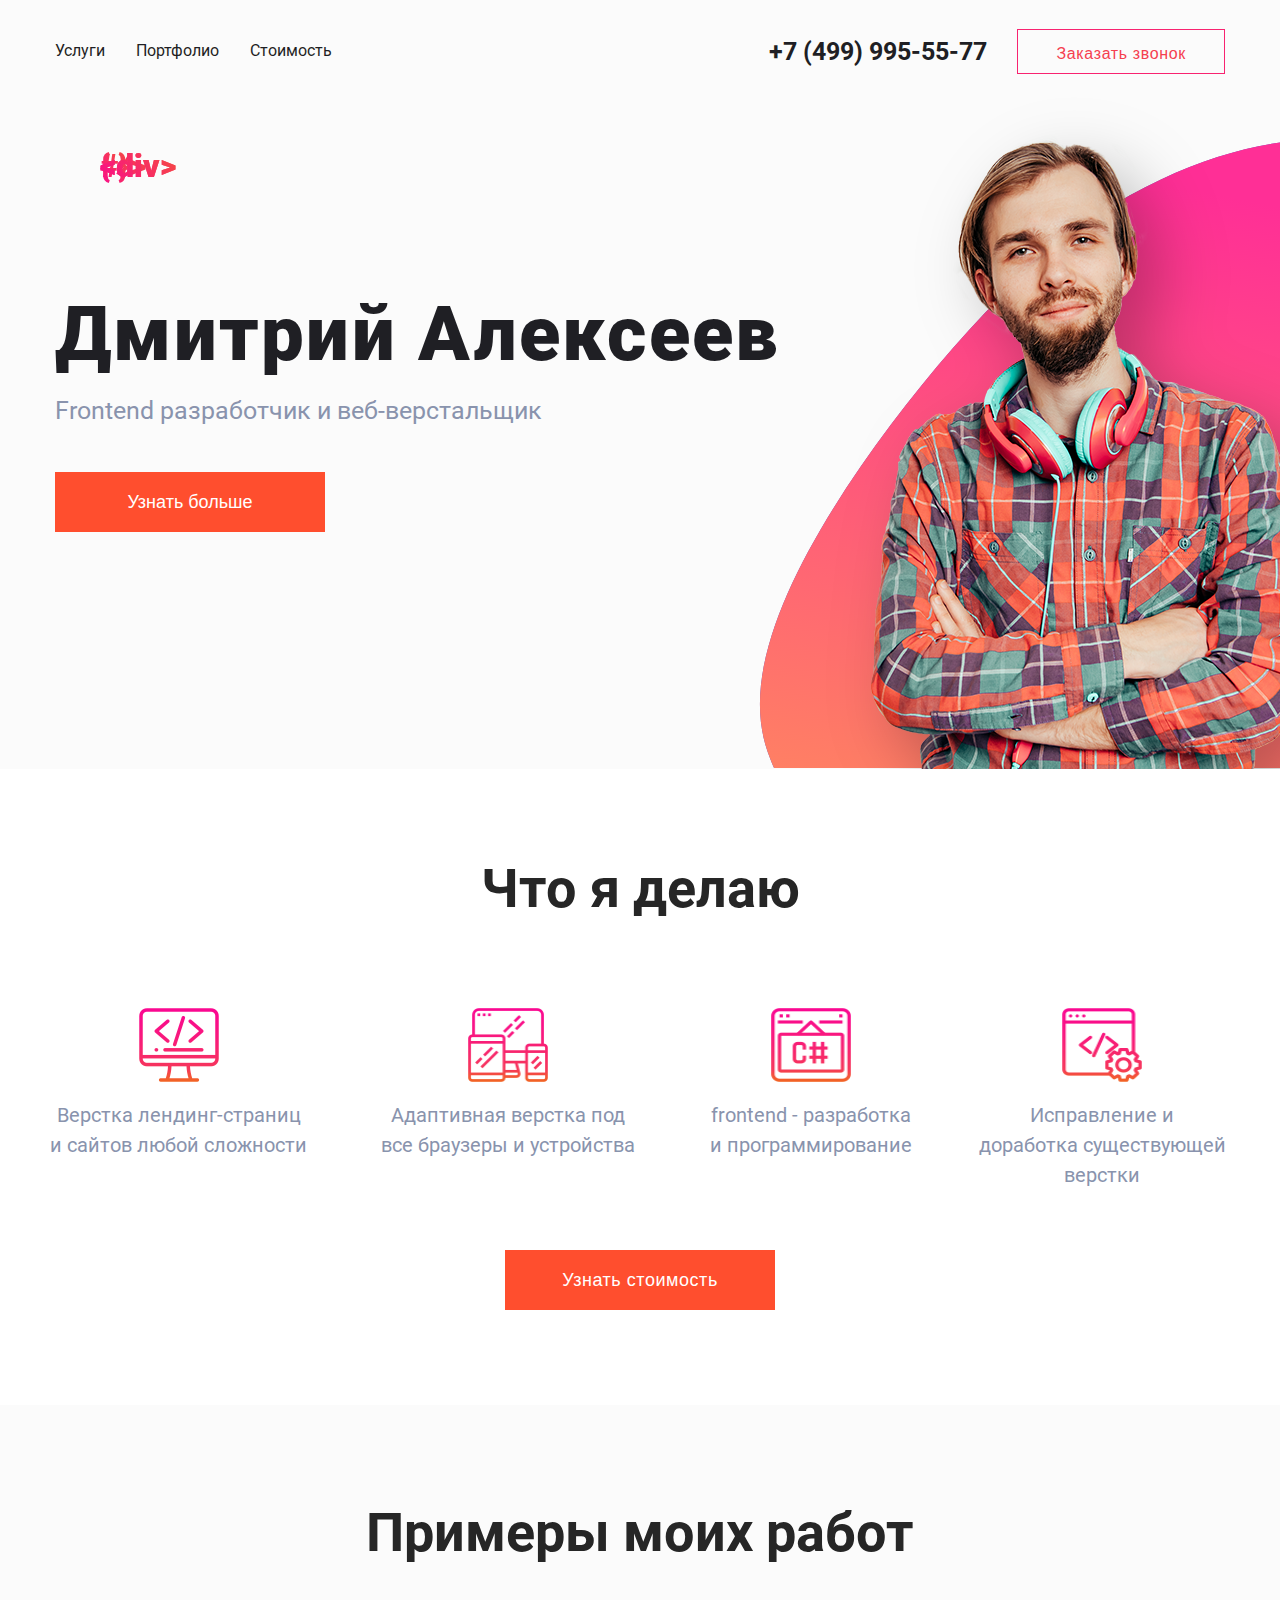
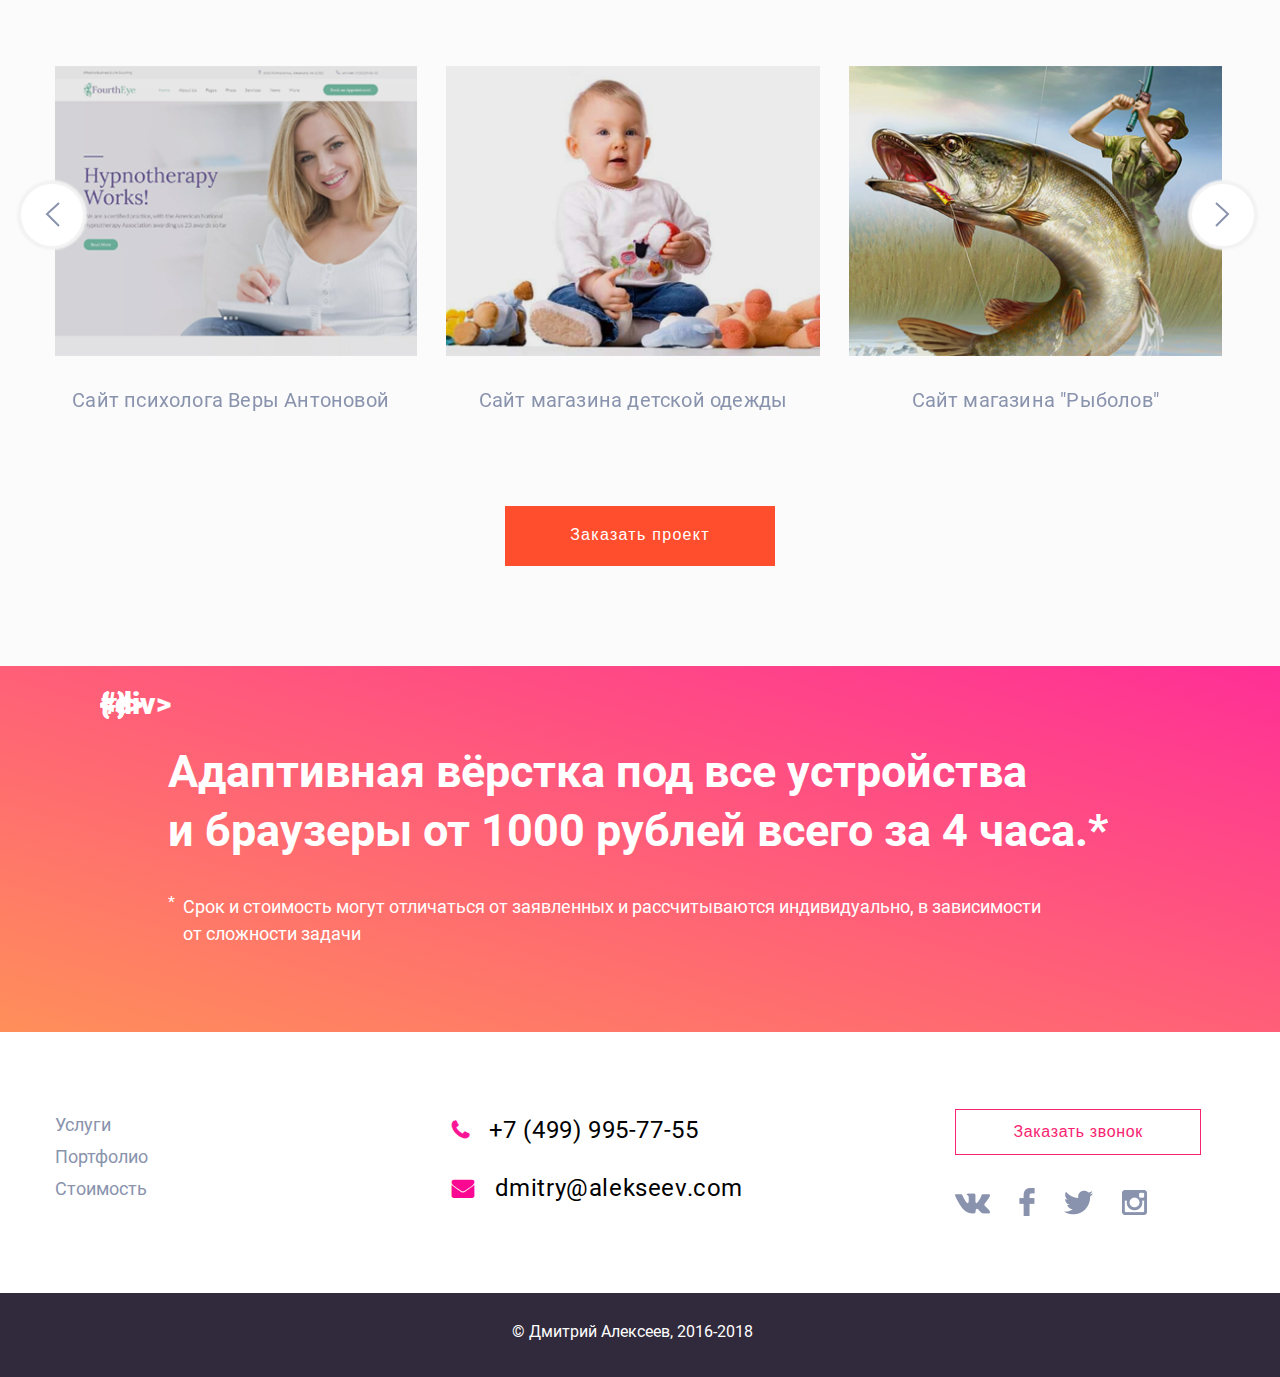
<file: index.html>
<!DOCTYPE html>
<html lang="ru">

<head>
  <meta charset="utf-8">
  <meta name="viewport" content="width=device-width, initial-scale=1">

  <title>Сайт диплом</title>

  <script src="libs/jquery-3.4.0.min.js"></script>
  <link rel="stylesheet" href="libs/swiper.min.css">

  <link rel="stylesheet" href="libs/font-awesome.min.css">
  <!--<link href="https://stackpath.bootstrapcdn.com/font-awesome/4.7.0/css/font-awesome.min.css" rel="stylesheet"
    integrity="sha384-wvfXpqpZZVQGK6TAh5PVlGOfQNHSoD2xbE+QkPxCAFlNEevoEH3Sl0sibVcOQVnN" crossorigin="anonymous">-->

  <link rel="stylesheet" type="text/css" href="css/style.css">
  <script src="libs/swiper.min.js"></script>
  <script src="libs/jquery.validate.min.js"></script>
  <script src="libs/inert.js"></script>

  <script src="js/main.js" defer></script>
  <script src="js/modalphone.js" defer></script>

  <script src="libs/jquery.inputmask.min.js"></script>
</head>

<body>

  <header class="header-line">
    <div class="fixed-container header-line__div">
      <nav class="header-line__nav">
        <div class="header-line__burger_bar header-line__burger_bar-1"></div>
        <div class="header-line__burger_bar header-line__burger_bar-2"></div>
        <div class="header-line__burger_bar header-line__burger_bar-3"></div>
        <ul class="header-line__nav-list">
          <li><a href="#deal-block">Услуги</a></li>
          <li><a href="#examples-block">Портфолио</a></li>
          <li><a href="#price-block">Стоимость</a></li>
        </ul>
      </nav>
      <div class="header-line__phonebox">
        <a class="header-line__phone" href="tel:+74999955555">
          <span class="header-line__phone_num">+7 (499) 995-55-77</span>
        </a>
        <button class="telbook-call header-line__phone_button call-button" name="book-call">Заказать звонок</button>
        <div class="header-line__phone_sign call-button">
          <i class="fa fa-phone fa-fw" aria-hidden="true"></i>
        </div>
      </div>
    </div>
  </header>

  <main>

    <section class="central-container__personal">
      <div class="fixed-container central-container__personal_order central-container__personal_win">
        <div class="central-image">
          <svg class="svg-1930" xmlns="http://www.w3.org/2000/svg" xmlns:xlink="http://www.w3.org/1999/xlink" width="920px" height="660px" viewBox="-25 20 905 550">
            <defs>
              <linearGradient id="PSgrad_0" x1="0%" x2="22.495%" y1="97.437%" y2="0%">
                <stop offset="0%" stop-color="rgb(255,143,90)" stop-opacity="1" />
                <stop offset="99%" stop-color="rgb(255,47,150)" stop-opacity="1" />
              </linearGradient>
            </defs>
            <path fill-rule="evenodd" fill="rgb(96, 85, 196)"
                  d="M395.520,40.407 C502.261,-10.049 602.994,-10.204 687.212,27.671 C771.647,65.238 839.568,140.836 885.703,234.785 C929.973,329.669 929.926,431.584 893.771,514.027 C857.115,597.700 796.105,660.782 712.966,705.804 C668.936,728.473 622.654,744.002 563.818,753.535 C505.757,762.929 435.142,766.325 360.325,761.479 C211.851,752.158 45.449,708.398 10.358,609.690 C-9.529,560.677 2.954,504.492 27.679,447.950 C52.809,391.326 90.181,334.346 129.419,281.835 C169.063,229.242 210.573,181.118 253.309,140.306 C296.450,99.410 340.817,65.827 395.520,40.407 L395.520,40.407 Z" />
            <path fill="url(#PSgrad_0)"
                  d="M395.520,40.407 C502.261,-10.049 602.994,-10.204 687.212,27.671 C771.647,65.238 839.568,140.836 885.703,234.785 C929.973,329.669 929.926,431.584 893.771,514.027 C857.115,597.700 796.105,660.782 712.966,705.804 C668.936,728.473 622.654,744.002 563.818,753.535 C505.757,762.929 435.142,766.325 360.325,761.479 C211.851,752.158 45.449,708.398 10.358,609.690 C-9.529,560.677 2.954,504.492 27.679,447.950 C52.809,391.326 90.181,334.346 129.419,281.835 C169.063,229.242 210.573,181.118 253.309,140.306 C296.450,99.410 340.817,65.827 395.520,40.407 L395.520,40.407 Z" />
          </svg>

          <svg class="svg-1024" xmlns="http://www.w3.org/2000/svg" xmlns:xlink="http://www.w3.org/1999/xlink" width="878px" height="650px" viewBox="-5 0 860 410">
            <defs>
              <linearGradient id="PSgrad_1" x1="0%" x2="92.495%" y1="97.437%" y2="0%">
                <stop offset="0%" stop-color="rgb(255,143,90)" stop-opacity="1" />
                <stop offset="99%" stop-color="rgb(255,47,150)" stop-opacity="1" />
              </linearGradient>
            </defs>
            <path fill-rule="evenodd" fill="rgb(96, 85, 196)"
                  d="M394.819,32.771 C501.505,-8.891 602.187,-9.019 686.362,22.255 C770.754,53.275 838.641,115.698 884.752,193.274 C928.999,271.621 928.952,355.775 892.815,423.850 C856.178,492.940 795.199,545.029 712.103,582.204 C668.095,600.922 621.837,613.746 563.031,621.617 C505.000,629.373 434.420,632.178 359.641,628.177 C211.243,620.480 44.927,584.346 9.853,502.841 C-10.023,462.369 2.453,415.976 27.165,369.289 C52.282,322.533 89.635,275.483 128.853,232.124 C168.477,188.696 209.966,148.959 252.680,115.260 C295.800,81.492 340.143,53.761 394.819,32.771 L394.819,32.771 Z" />
            <path fill="url(#PSgrad_1)"
                  d="M394.819,32.771 C501.505,-8.891 602.187,-9.019 686.362,22.255 C770.754,53.275 838.641,115.698 884.752,193.274 C928.999,271.621 928.952,355.775 892.815,423.850 C856.178,492.940 795.199,545.029 712.103,582.204 C668.095,600.922 621.837,613.746 563.031,621.617 C505.000,629.373 434.420,632.178 359.641,628.177 C211.243,620.480 44.927,584.346 9.853,502.841 C-10.023,462.369 2.453,415.976 27.165,369.289 C52.282,322.533 89.635,275.483 128.853,232.124 C168.477,188.696 209.966,148.959 252.680,115.260 C295.800,81.492 340.143,53.761 394.819,32.771 L394.819,32.771 Z" />
          </svg>

          <svg class="svg-320" xmlns="http://www.w3.org/2000/svg" xmlns:xlink="http://www.w3.org/1999/xlink" width="670px" height="380px"
               viewBox="-8 -30 600 245">
            <defs>
              <linearGradient id="PSgrad_2" x1="0%" x2="22.495%" y1="97.437%" y2="0%">
                <stop offset="0%" stop-color="rgb(255,143,90)" stop-opacity="1" />
                <stop offset="99%" stop-color="rgb(255,47,150)" stop-opacity="1" />
              </linearGradient>
            </defs>
            <path fill-rule="evenodd" fill="rgb(96, 85, 196)"
                  d="M201.920,21.253 C256.483,-4.540 307.974,-4.620 351.023,14.742 C394.183,33.947 428.902,72.593 452.485,120.621 C475.114,169.126 475.090,221.226 456.609,263.372 C437.871,306.146 406.685,338.394 364.188,361.409 C341.681,372.998 318.023,380.937 287.948,385.810 C258.270,390.612 222.173,392.348 183.930,389.871 C108.035,385.106 22.977,362.735 5.039,312.275 C-5.126,287.219 1.255,258.497 13.893,229.592 C26.738,200.646 45.842,171.517 65.899,144.673 C86.163,117.787 107.382,93.186 129.227,72.322 C151.279,51.416 173.958,34.248 201.920,21.253 L201.920,21.253 Z" />
            <path fill="url(#PSgrad_2)"
                  d="M201.920,21.253 C256.483,-4.540 307.974,-4.620 351.023,14.742 C394.183,33.947 428.902,72.593 452.485,120.621 C475.114,169.126 475.090,221.226 456.609,263.372 C437.871,306.146 406.685,338.394 364.188,361.409 C341.681,372.998 318.023,380.937 287.948,385.810 C258.270,390.612 222.173,392.348 183.930,389.871 C108.035,385.106 22.977,362.735 5.039,312.275 C-5.126,287.219 1.255,258.497 13.893,229.592 C26.738,200.646 45.842,171.517 65.899,144.673 C86.163,117.787 107.382,93.186 129.227,72.322 C151.279,51.416 173.958,34.248 201.920,21.253 L201.920,21.253 Z" />
          </svg>

        </div>
        <div class="central-container__personal_leftcol">
          <h1 class="central-container__personal_title">Дмитрий Алексеев</h1>
          <p class="central-container__personal_text">Frontend разработчик и веб-верстальщик</p>
          <button class="press-button central-container__personal_button" name="knowmore-call">Узнать больше</button>
        </div>
        <div class="central-container__personal_rightcol">
          <img src="img/man-shadow.png" class="central-container__personal_shadow" alt="тень от человека">
          <img src="img/man.png" class="central-container__personal_img" alt="изображение автора">
          <img src="img/man-320.png" class="central-container__personal_img-320" alt="изображение автора">
        </div>

      </div>

      <div class="central-container__redtag animated infinite fadeInLeft1">#</div>
      <div class="central-container__redtag animated infinite fadeInLeft2">&#60;&#8260;&#62;</div><!-- </> -->
      <div class="central-container__redtag animated infinite fadeInLeft3">{&#160;}</div><!-- {} -->
      <div class="central-container__redtag animated infinite fadeInLeft4">&#60;div&#62;</div><!-- <div> -->
      <div class="central-container__redtag animated infinite fadeInLeft5">&#60;div&#62;</div><!-- <div> -->

    </section>

    <section class="deal-container">
      <div class="fixed-container" id="deal-block">
        <h2 class="deal-container__anno">Что я делаю</h2>
        <ul class="deal-container__boxes deal-container__boxes-position">
          <li><p>Верстка лендинг-страниц и сайтов любой сложности</p></li>
          <li><p>Адаптивная верстка под все браузеры и устройства</p></li>
          <li><p>frontend - разработка и программирование</p></li>
          <li><p>Исправление и доработка существующей верстки</p></li>
        </ul>
        <button class="press-button deal-container__boxes_button" name="price-call">Узнать стоимость</button>
      </div>
    </section>

    <section class="examples-container">
      <div class="fixed-container examples-container__slides" id="examples-block">
        <h2 class="examples-container__anno">Примеры моих работ</h2>
        <div class="swiper-container">

          <div class="swiper-wrapper">
            <div class="swiper-slide slide-pic">
              <a href="#" class="unit-box" target="_blank">
                <img class="site-pic1" src="img/pic-1.png" alt="мой сайт №1">
                <h3 class="site-title">Сайт психолога Веры Антоновой</h3>
              </a>
            </div>
            <div class="swiper-slide slide-pic">
              <a href="#" class="unit-box" target="_blank">
                <img class="site-pic2" src="img/pic-2.png" alt="мой сайт №2">
                <h3 class="site-title">Сайт магазина детской одежды</h3>
              </a>
            </div>
            <div class="swiper-slide slide-pic">
              <a href="#" class="unit-box" target="_blank">
                <img class="site-pic3" src="img/pic-3.png" alt="мой сайт №3">
                <h3 class="site-title">Сайт магазина "Рыболов"</h3>
              </a>
            </div>
            <div class="swiper-slide slide-pic">
              <a href="#" class="unit-box" target="_blank">
                <img class="site-pic4" src="img/pic-4.png" alt="мой сайт №4">
                <h3 class="site-title">Сайт #4</h3>
              </a>
            </div>
            <div class="swiper-slide slide-pic">
              <a href="#" class="unit-box" target="_blank">
                <img class="site-pic5" src="img/pic-5.png" alt="мой сайт №5">
                <h3 class="site-title">Сайт #5</h3>
              </a>
            </div>
          </div>

          <div class="swiper-pagination swiper-pagination-show"></div>

        </div>

        <div class="swiper-button-next swiper-button-show">
          <svg width="30" height="30">
            <polyline points="8,3 20,14 8,26" stroke="#8993ad" stroke-width="2" fill="none" />
          </svg>
        </div>
        <div class="swiper-button-prev swiper-button-show">
          <svg width="30" height="30">
            <polyline points="22,3 10,14 22,26" stroke="#8993ad" stroke-width="2" fill="none" />
          </svg>
        </div>

        <button class="press-button examples-container__project-button" name="project-call">Заказать проект</button>
      </div>
    </section>

    <section class="price-container" id="price-block">
      <div class="price-container__anno">
        <h2 class="price-container__anno_header">Адаптивная вёрстка под все устройства и&nbsp;браузеры от 1000 рублей всего за&nbsp;4&nbsp;часа.*</h2>
        <div class="price-container__anno_div">
          <span class="price-container__anno_sign">*</span>
          <span class="price-container__anno_sub">Срок и стоимость могут отличаться от&nbsp;заявленных и рассчитываются индивидуально,&nbsp;в&nbsp;зависимости от&nbsp;сложности&nbsp;задачи</span>
        </div>
      </div>

      <div class="central-container__whitetag animated infinite fadeInLeft11">#</div>
      <div class="central-container__whitetag animated infinite fadeInLeft12">&#60;&#8260;&#62;</div><!-- </> -->
      <div class="central-container__whitetag animated infinite fadeInLeft13">{&#160;}</div><!-- {} -->
      <div class="central-container__whitetag animated infinite fadeInLeft14">&#60;div&#62;</div><!-- <div> -->
      <div class="central-container__whitetag animated infinite fadeInLeft15">{&#160;}</div><!-- {} -->
    </section>

  </main>

  <footer>
    <div class="fixed-container footer-container">
        <nav class="footer-line__nav">
          <ul class="footer-line__nav-list">
            <li><a href="#deal-block">Услуги</a></li>
            <li><a href="#examples-block">Портфолио</a></li>
            <li><a href="#price-block">Стоимость</a></li>
          </ul>
        </nav>

      <div class="footer-container__centralblock">
        <a class="footer-container__phonebox" href="tel:+74999955555">
          <i class="fa fa-phone fa-fw" aria-hidden="true"></i>
          <span class="footer-container__phonetext">+7 (499) 995-77-55</span>
        </a>
        <a class="footer-container__mailbox" href="mailto:dmitry@alekseev.com">
          <i class="fa fa-envelope fa-fw" aria-hidden="true"></i>
          <span class="footer-container__mailtext">dmitry@alekseev.com</span>
        </a>
      </div>

      <div class="footer-container__rightblock">
        <button class="telbook-call footer-container__phone_button call-button" name="book-call">Заказать звонок</button>
        <ul class="footer-container__contact-box">
          <li><a href="https://vk.com/feed" target="_blank"></a></li>
          <li><a href="https://www.facebook.com/" target="_blank"></a></li>
          <li><a href="https://twitter.com/?lang=ru" target="_blank"></a></li>
          <li><a href="https://www.instagram.com/?hl=ru" target="_blank"></a></li>
        </ul>
      </div>
    </div>

    <div class="copyright-bar">
      <p>&#169; Дмитрий Алексеев, 2016-2018</p>
    </div>
  </footer>

  <div class="header-line__nav-popupmenu">
    <ul class="header-line__nav-popupmenu-list">
      <li><a href="#deal-block">Услуги</a></li>
      <li><a href="#examples-block">Портфолио</a></li>
      <li><a href="#price-block">Стоимость</a></li>
    </ul>
  </div>

  <div id="modal__phone" class="modal_win">
    <div class="modal__phone_content modal_body">
      <div class="modal__phone_header">
        <div class="modal__phone_close" tabindex="0">
          <div class="modal__phone_close-intA">
            <div class="modal__phone_close-intB"></div>
          </div>
        </div>
        <h2>Заказ звонка</h2>
      </div>
      <div class="modal__phone_body">
        <form class="modal__phone_regform ajax-form" method="POST" name="form_name" enctype="multipart/form-data">
          <input type="hidden" name="form_subject" value="заказать звонок">
          <div class="popup__formbox popup__formbox-greyborder">
            <input class="popup__formbox-input popup__formbox-inputneutral name_box" type="text" name="user_name" required="true">
            <label class="popup__formbox-text popup__formbox-textneutral">Имя:*</label>
          </div>
          <div class="popup__formbox popup__formbox-greyborder">
            <input class="popup__formbox-input popup__formbox-inputneutral surname_box" type="text" name="user_surname" required>
            <label class="popup__formbox-text popup__formbox-textneutral">Фамилия:*</label>
          </div>
          <div class="popup__formbox popup__formbox-greyborder label-style">
            <input class="popup__formbox-input popup__formbox-inputneutral phone_box" type="tel" name="user_tel" required>
            <label class="popup__formbox-text popup__formbox-textneutral">Телефон:*</label>
          </div>
          <div class="popup__formbox popup__formbox-greyborder">
            <input class="popup__formbox-input popup__formbox-inputneutral email_box" type="email" name="user_email" required>
            <label class="popup__formbox-text popup__formbox-textneutral">E-mail:*</label>
          </div>
          <div class="popup__form_bottom">
            <input class="popup__form_check-input" id="popup__form_agree" type="checkbox" checked="true">
            <label for="popup__form_agree" class="popup__form_check-label">Я согласен на
              <span>обработку персональных данных</span>
            </label>
          </div>
          <input class="popup__form_button" name="user_submit" type="submit" value="Отправить">
        </form>
      </div>

      <div class="modal__phone_footer">
        <p>&#169; Дмитрий Алексеев, 2016-2018</p>
      </div>
      <p class="modal__phone_regform-ok"></p>
    </div>
  </div>

  <div id="modal__knowmore" class="modal_win">
    <div class="modal__knowmore_content modal_body">
      <div class="modal__knowmore_header">
        <span class="modal__knowmore_close modal__win_close" tabindex="0">X</span>
        <h2>Что я делаю</h2>
      </div>
      <ul class="modal__knowmore_body">
        <li>Верстка лендинг-страниц и сайтов любой сложности</li>
        <li>Адаптивная верстка под все браузеры и устройства</li>
        <li>frontend - разработка и программирование</li>
        <li>Исправление и доработка существующей верстки</li>
      </ul>
      <div class="modal__knowmore_footer">
        <p>&#169; Дмитрий Алексеев, 2016-2018</p>
      </div>
    </div>
  </div>

  <div id="modal__price" class="modal_win">
    <div class="modal__price_content modal_body">
      <div class="modal__price_header">
        <span class="modal__price_close modal__win_close" tabindex="0">X</span>
        <h2>Стоимость работ</h2>
      </div>
      <div class="modal__price_body">
        <h3>Адаптивная верстка под все устройства и браузеры от 1000 рублей всего за 4 часа.</h3>
        <p>Сроки и стоимость могут отличаться от заявленных и рассчитываются индивидуально в зависимости от сложности задачи.</p>
      </div>
      <div class="modal__price_footer">
        <p>&#169; Дмитрий Алексеев, 2016-2018</p>
      </div>
    </div>
  </div>

  <div id="modal__project" class="modal_win">
    <div class="modal__project_content modal_body">
      <div class="modal__project_header">
        <span class="modal__project_close modal__win_close" tabindex="0">X</span>
        <h2>Заказать проект</h2>
      </div>
      <div class="modal__project_body">

        <form class="modal__project_regform" action="" method="post">
          <input type="hidden" name="project_name" value="project">
          <input type="hidden" name="admin_email" value="andreww1762@gmail.com">
          <input type="hidden" name="form_subject" value="заказать проект">
          <label>Имя:
            <input type="text" name="user_name"  />
          </label>
          <label>Фамилия:
            <input type="text" name="user_surname"  />
          </label>
          <label>Название компании:
            <input type="text" name="user_company"  />
          </label>
          <label>Должность:
            <input type="text" name="user_position"  />
          </label>
          <label class="tel-label">Телефон:
            <input type="tel" name="user_phone"  />
          </label>
          <label>E-mail:
            <input type="email" name="user_email"  />
          </label>
          <label>Название проекта:
            <input type="text" name="user_project"  />
          </label>
          <label>Краткое описание проекта:
            <input type="text" name="user_description"  />
          </label>
          <div class="modal__project_regform-check">
            <input type="checkbox" name="user_personal" checked="true" required />
            <span>Нажимая на кнопку, я даю согласие на обработку персональных данных</span>
          </div>
          <button class="modal__project_regform-button" type="submit" name="user_submit">Отправить</button>
        </form>

        <p class="modal__project_regform-ok">Ваши данные зарегистрированы</p>
      </div>
      <div class="modal__project_footer">
        <p>&#169; Дмитрий Алексеев, 2016-2018</p>
      </div>
    </div>
  </div>

  <!--div class="bg_popup"></div-->

</body>

</html>
</file>
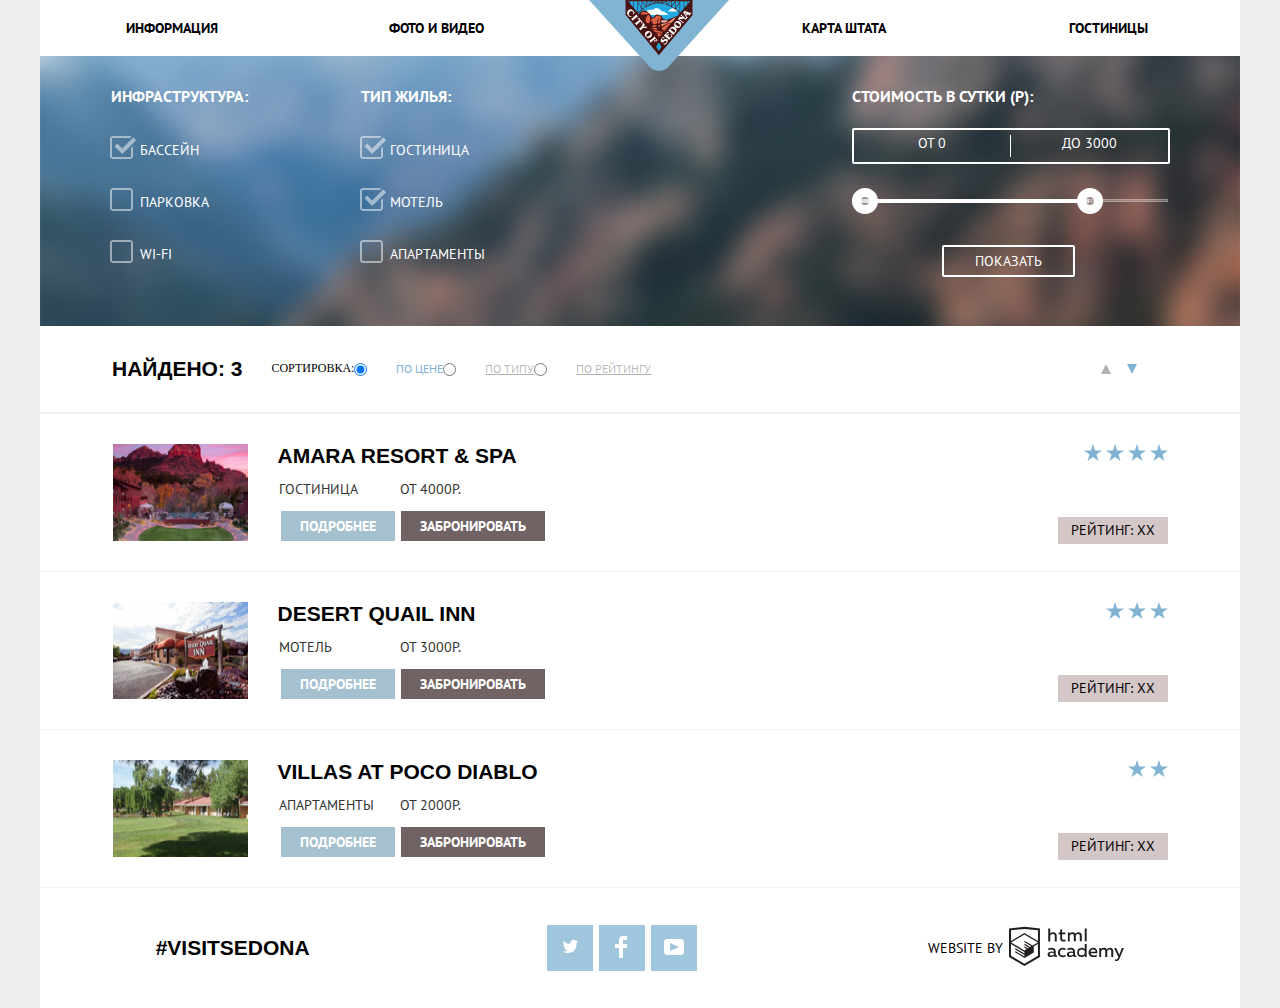
<file: site2/hotels-site2.html>
<!DOCTYPE html>
<html lang="ru">

<head>
  <meta charset="utf-8">
  <title>HTML Academy: проект Седона hotels</title>
  <link href="https://fonts.googleapis.com/css?family=PT+Sans:400,700,700i&amp;subset=cyrillic" rel="stylesheet">
  <link href="css/normalize.css" rel="stylesheet">
  <link href="css/styles-site2.css" rel="stylesheet">
</head>

<body>
  <header class="inner-header">
    <nav class="header-nav">
      <div class="img-logo">
        <a class="img-link" href="sedona-site2.html">
          <img src="img/logo-sedona.svg" width="140" height="71" alt="Логотип Sedona Town">
        </a>
      </div>
      <ul class="site-nav">
        <li>
          <a href="#">информация</a>
        </li>
        <li>
          <a href="#">фото и видео</a>
        </li>
        <li class="nav-pos-offset">
          <a href="#">карта штата</a>
        </li>
        <li>
          <a href="hotels-site2.html">гостиницы</a>
        </li>
      </ul>
    </nav>
  </header>

  <main class="container">
    <h1 class="visually-hidden">Sedona Town</h1>
    <section class="objects-for-interest">
      <h2 class="visually-hidden">выбранные объекты</h2>
      <form class="choice-interest" action="https://echo.htmlacademy.ru" method="post">
        <fieldset class="infrastructure-block">
          <p>инфраструктура:</p>
          <ul class="infrastructure-list">
            <li>
              <label class="checkbox-label" for="waterpool">
                <input class="checkbox-input" type="checkbox" name="waterpool" id="waterpool" checked>
                <span class="checkbox-icon"></span>
                бассейн
              </label>
            </li>
            <li>
              <label class="checkbox-label" for="parking">
                <input class="checkbox-input" type="checkbox" name="parking" id="parking">
                <span class="checkbox-icon"></span>
                парковка
              </label>
            </li>
            <li>
              <label class="checkbox-label" for="wi-fi">
                <input class="checkbox-input" type="checkbox" name="wi-fi" id="wi-fi">
                <span class="checkbox-icon"></span>
                wi-fi
              </label>
            </li>
          </ul>
        </fieldset>

        <fieldset class="dwelling-block">
          <p>тип жилья:</p>
          <ul class="dwelling-list">
            <li>
              <label class="checkbox-label" for="hotel">
                <input class="checkbox-input" type="checkbox" name="hotel" id="hotel" checked>
                <span class="checkbox-icon"></span>
                гостиница
              </label>
            </li>
            <li>
              <label class="checkbox-label" for="motel">
                <input class="checkbox-input" type="checkbox" name="motel" id="motel" checked>
                <span class="checkbox-icon"></span>
                мотель
              </label>
            </li>
            <li>
              <label class="checkbox-label" for="apartments">
                <input class="checkbox-input" type="checkbox" name="apartments" id="apartments">
                <span class="checkbox-icon"></span>
                апартаменты
              </label>
            </li>
          </ul>
        </fieldset>

        <fieldset class="price-block">
          <p>стоимость в сутки (р):</p>
          <div class="price-range-box">
            <p class="price-range-box-left">от 0</p>
            <p class="price-range-box-right">до 3000</p>
          </div>
          <div class="scale-bar-long"></div>
          <div class="scale-bar-short"></div>
          <div class="white-ball left-ball"></div>
          <div class="white-ball right-ball"></div>
          <div class="button-show-box">
            <input type="submit" value="показать">
          </div>
        </fieldset>
      </form>
    </section>

    <section class="hotels-list">
      <form class="hotel-find" action="https://echo.htmlacademy.ru" method="post">
        <div class="hotel-find-block">
          <h3 class="topic-style topic-style-left">найдено: 3</h3>
          <p class="small-text">сортировка:</p>

          <input type="radio" name="sort" id="dwell1" value="price-select" checked>
          <label class="dwell-choice" for="dwell1">по цене</label>
          <input type="radio" name="sort" id="dwell2" value="type-select">
          <label class="dwell-choice" for="dwell2">по типу</label>
          <input type="radio" name="sort" id="dwell3" value="rating-select">
          <label class="dwell-choice" for="dwell3">по рейтингу</label>

          <div class="choice-triang">
            <div class="triang-icon">
              <a class="arrow-up" href="#"></a>
            </div>
            <div class="triang-icon">
              <a class="arrow-down" href="#"></a>
            </div>
          </div>
        </div>
      </form>

      <div class="hotel-stripe first-hotel-stripe">
        <div class="img-box">
          <img src="img/layer-21.jpg" width="135" height="97" alt="amara resort & spa">
        </div>
        <div class="hotel-block">
          <h3 class="hotel-title topic-style topic-style-left">amara resort & spa</h3>
          <p class="hotel-text">гостиница</p>
          <p class="hotel-text hotel-price">от 4000р.</p>
          <a class="actions-box" href="#">подробнее</a>
          <a class="actions-box book-box" href="#">забронировать</a>
        </div>
        <div class="ratings-block">
          <div class="stars-stripe">
            <img src="img/star.svg" width="18" height="17" alt="звездочка">
            <img src="img/star.svg" width="18" height="17" alt="звездочка">
            <img src="img/star.svg" width="18" height="17" alt="звездочка">
            <img src="img/star.svg" width="18" height="17" alt="звездочка">
          </div>
          <div class="rating-box">рейтинг: хх</div>
        </div>
      </div>

      <div class="hotel-stripe">
        <div class="img-box">
          <img src="img/layer-89-copy.jpg" width="135" height="97" alt="desert quail inn">
        </div>
        <div class="hotel-block">
          <h3 class="hotel-title topic-style topic-style-left">desert quail inn</h3>
          <p class="hotel-text">мотель</p>
          <p class="hotel-text hotel-price">от 3000р.</p>
          <a class="actions-box" href="#">подробнее</a>
          <a class="actions-box book-box" href="#">забронировать</a>
        </div>
        <div class="ratings-block">
          <div class="stars-stripe">
            <img src="img/star.svg" width="18" height="17" alt="звездочка">
            <img src="img/star.svg" width="18" height="17" alt="звездочка">
            <img src="img/star.svg" width="18" height="17" alt="звездочка">
          </div>
          <div class="rating-box">рейтинг: хх</div>
        </div>
      </div>

      <div class="hotel-stripe">
        <div class="img-box">
          <img src="img/layer-22.jpg" width="135" height="97" alt="villas at poco diablo">
        </div>
        <div class="hotel-block">
          <h3 class="hotel-title topic-style topic-style-left">villas at poco diablo</h3>
          <p class="hotel-text">апартаменты</p>
          <p class="hotel-text hotel-price">от 2000р.</p>
          <a class="actions-box" href="#">подробнее</a>
          <a class="actions-box book-box" href="#">забронировать</a>
        </div>
        <div class="ratings-block">
          <div class="stars-stripe">
            <img src="img/star.svg" width="18" height="17" alt="звездочка">
            <img src="img/star.svg" width="18" height="17" alt="звездочка">
          </div>
          <div class="rating-box">рейтинг: хх</div>
        </div>
      </div>
    </section>
  </main>

  <footer class="main-footer">
    <p class="visit-box topic-style">#visitsedona</p>
    <ul class="social-block">
      <li class="social-box">
        <a class="social-button b-twitter" href="#">
          <img src="img/twitter.svg" width="17" height="15" alt="твиттер">
        </a>
      </li>
      <li class="social-box">
        <a class="social-button b-facebook" href="#">
          <svg xmlns="http://www.w3.org/2000/svg" width="12" height="22" viewBox="0 0 12 22">
            <path fill="rgba(255, 255, 255, 1)" d="M12 4V0H8a4 4 0 0 0-4 4v4H0v4h4v10h4V12h4V8H8V4h4z" />
          </svg>
        </a>
      </li>
      <li class="social-box">
        <a class="social-button b-youtube" href="#">
          <svg xmlns="http://www.w3.org/2000/svg" xmlns:xlink="http://www.w3.org/1999/xlink" width="20" height="16"
            viewBox="0 0 20 16">
            <path fill="rgba(255, 255, 255, 1)" d="M17 0H3C1.35 0 0 1.35
           0 3v10c0 1.65 1.35 3 3 3h14c1.65 0 3-1.35 3-3V3c0-1.65-1.35-3-3-3zM6.027 11.998V4.002L15.014
           8l-8.987 3.998z" />
          </svg>
        </a>
      </li>
    </ul>
    <div class="copyright-block">
      <p class="web-box">website by</p>
      <a class="copyright-box" href="https://htmlacademy.ru">
        <img src="img/logo-htmlacademy.svg" width="115" height="41" alt="htmlacademy">
      </a>
    </div>
  </footer>

</body>

</html>
</file>
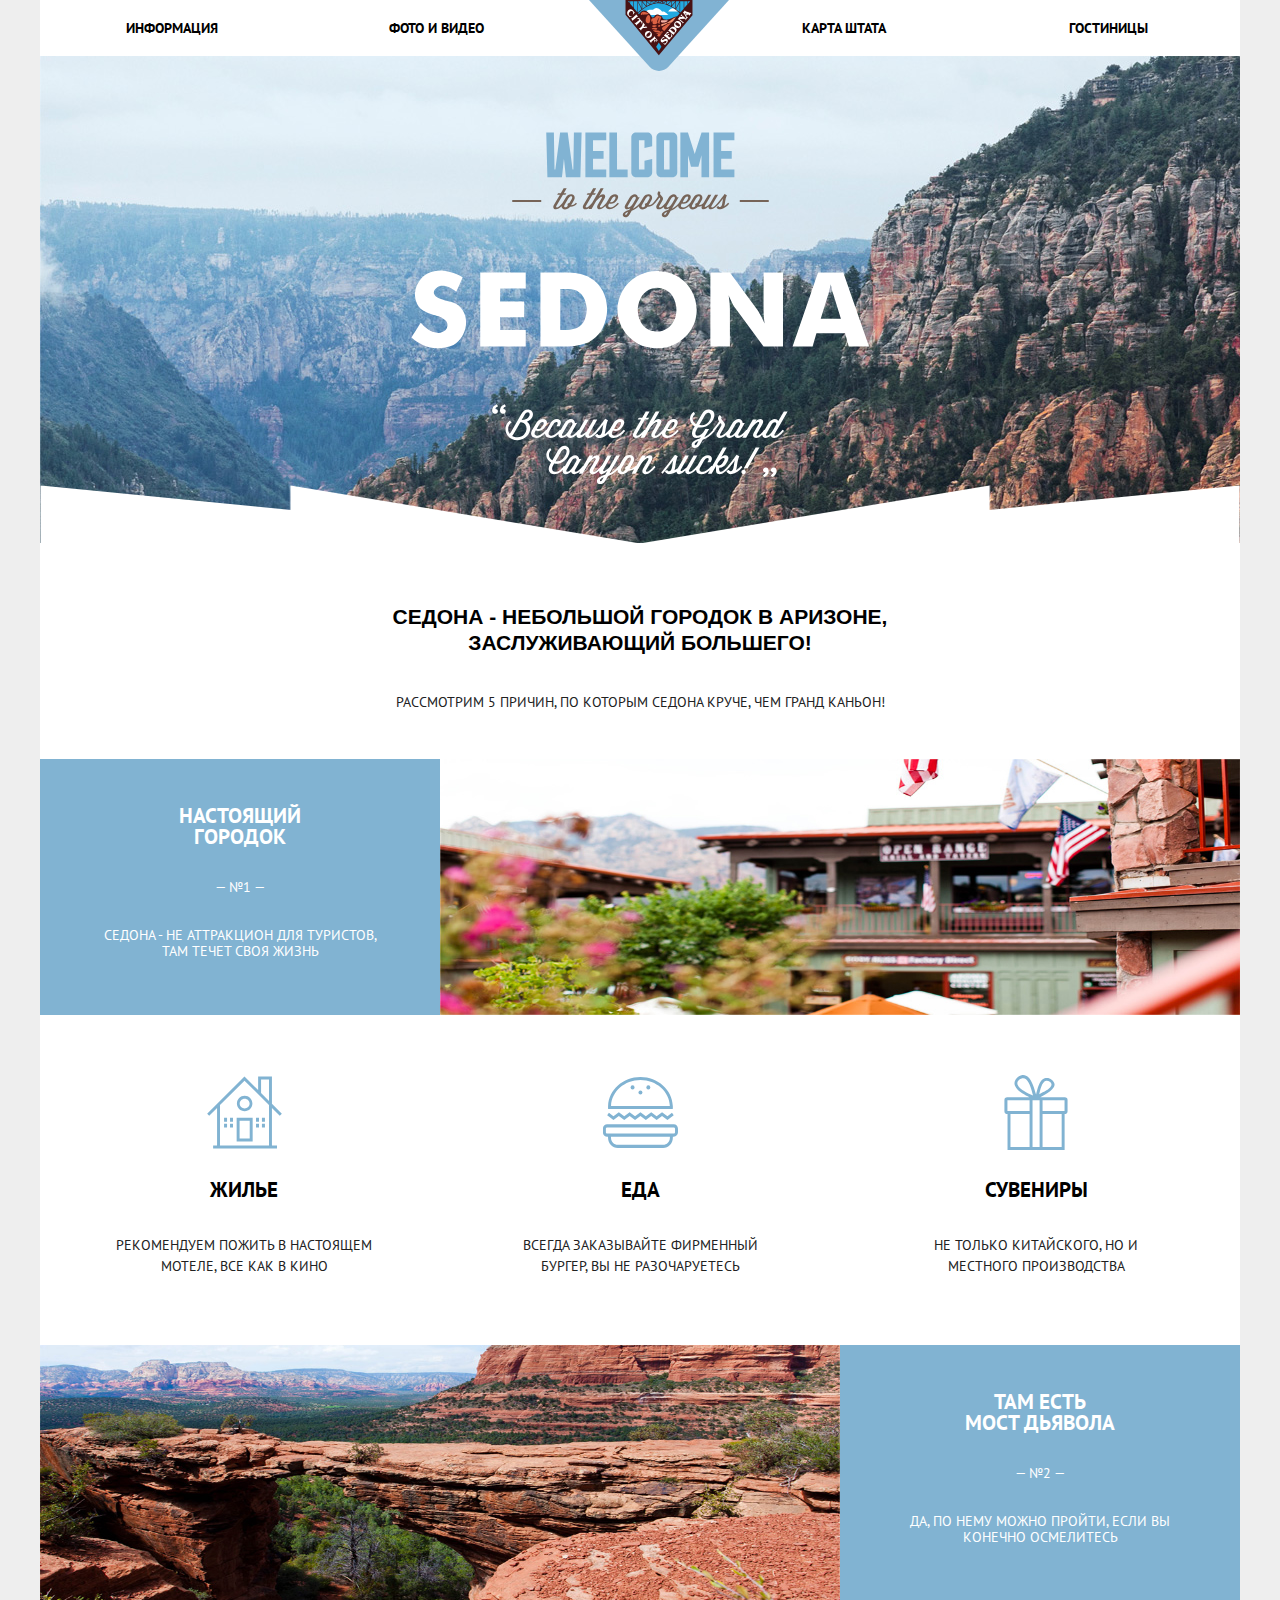
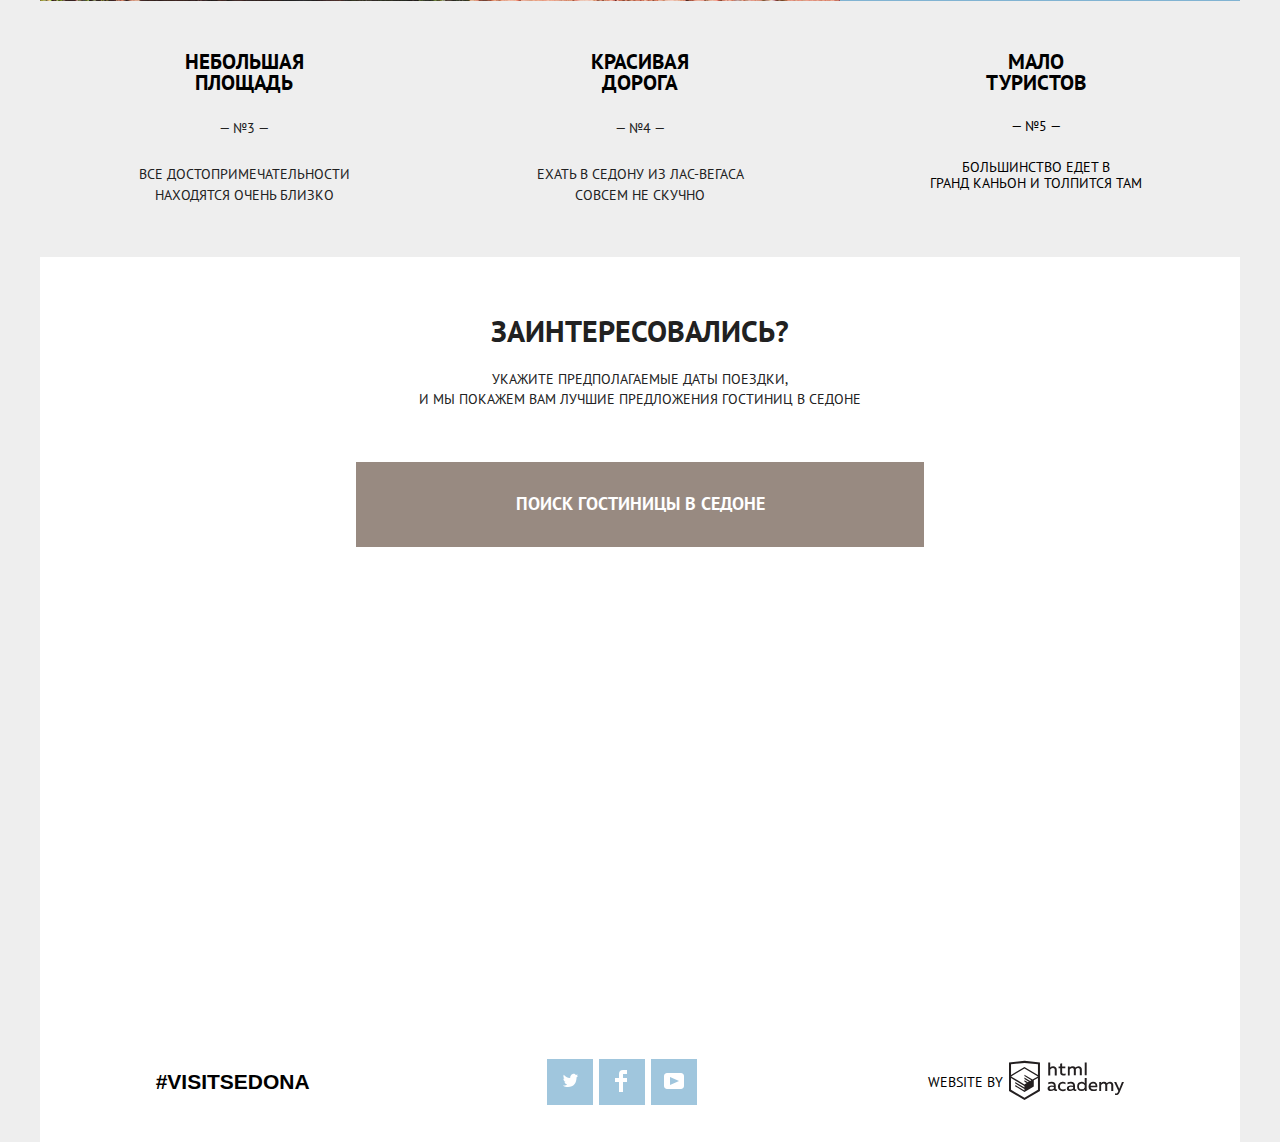
<file: site2/sedona-site2.html>
<!DOCTYPE html>
<html lang="ru">

<head>
  <meta charset="utf-8">

  <title>HTML Academy: проект Седона index</title>

  <link href="https://fonts.googleapis.com/css?family=PT+Sans:400,700,700i&amp;subset=cyrillic" rel="stylesheet">
  <link href="css/normalize.css" rel="stylesheet">
  <link href="css/styles-site2.css" rel="stylesheet">
</head>

<body>
  <header class="main-header">
    <nav class="header-nav">
      <div class="img-logo">
        <a class="img-link" href="sedona-site2.html">
          <img src="img/logo-sedona.svg" width="140" height="71" alt="Логотип Sedona Town">
        </a>
      </div>
      <ul class="site-nav">
        <li>
          <a href="#">информация</a>
        </li>
        <li>
          <a href="#">фото и видео</a>
        </li>
        <li class="nav-pos-offset">
          <a href="#">карта штата</a>
        </li>
        <li>
          <a href="hotels-site2.html">гостиницы</a>
        </li>
      </ul>
    </nav>

    <div class="back-pic">
      <img class="intro-center" src="img/intro-welcome.svg" width="459" height="353" alt="приглашение">
      <div class="dent-field">
        <img src="img/polygon-sedona.png" width="1200" height="59" alt="зубчатая заставка">
      </div>
    </div>
    <div class="announce-block">
      <p class="announce-first">
        седона - небольшой городок в аризоне,<br>
        заслуживающий большего!
      </p>
      <p class="announce-second">рассмотрим 5 причин, по которым седона круче, чем гранд каньон!</p>
    </div>
  </header>

  <main class="container">
    <h1 class="visually-hidden">Достопримечательности и преимущества Седоны</h1>

    <section class="advantages">
      <ul>
        <li class="advantages-list">
          <div class="advantages-box">
            <p class="adv-box-1">настоящий<br>городок</p>
            <p class="adv-box-2">&mdash; №1 &mdash;</p>
            <p class="adv-box-3">седона - не аттракцион для туристов,<br>там течет своя жизнь</p>
          </div>
          <img src="img/layer-10.jpg" width="800" height="256" alt="вид на здания">
        </li>

        <li class="advantages-list">
          <div class="advantages-details icon-block">
            <img class="adv-icon" src="img/icon-1.svg" width="75" height="75" alt="эмблема домика">
            <p class="adv-head adv-head-text">жилье</p>
            <p class="adv-comment adv-comment-text">рекомендуем пожить в настоящем<br>мотеле, все как в кино</p>
          </div>
          <div class="advantages-details icon-block">
            <img class="adv-icon" src="img/icon-3.svg" width="75" height="75" alt="эмблема еды">
            <p class="adv-head adv-head-text">еда</p>
            <p class="adv-comment adv-comment-text">всегда заказывайте фирменный<br>бургер, вы не разочаруетесь</p>
          </div>
          <div class="advantages-details icon-block">
            <img class="adv-icon" src="img/icon-2.svg" width="75" height="75" alt="эмблема подарка">
            <p class="adv-head adv-head-text">сувениры</p>
            <p class="adv-comment adv-comment-text">не только китайского, но и<br>местного производства</p>
          </div>
        </li>

        <li class="advantages-list">
          <img src="img/layer-5.jpg" width="800" height="256" alt="карниз в горах">
          <div class="advantages-box">
            <p class="adv-box-1">там есть<br>мост дьявола</p>
            <p class="adv-box-2">&mdash; №2 &mdash;</p>
            <p class="adv-box-3">да, по нему можно пройти, если вы<br>конечно осмелитесь</p>
          </div>
        </li>

        <li class="addition-adv advantages-list">
          <div class="advantages-details">
            <p class="environ-head adv-head-text">небольшая площадь</p>
            <p class="environ-text adv-comment-text">&mdash; №3 &mdash;</p>
            <p class="environ-text adv-comment-text">все достопримечательности<br>находятся очень близко</p>
          </div>
          <div class="advantages-details">
            <p class="environ-head adv-head-text">красивая дорога</p>
            <p class="environ-text adv-comment-text">&mdash; №4 &mdash;</p>
            <p class="environ-text adv-comment-text">ехать в седону из лас-вегаса<br>совсем не скучно</p>
          </div>
          <div class="advantages-details">
            <p class="environ-head adv-head-text">мало туристов</p>
            <p class="environ-text adv-comm-text">&mdash; №5 &mdash;</p>
            <p class="environ-text adv-comm-text">большинство едет в<br>гранд каньон и толпится там</p>
          </div>
        </li>
      </ul>
    </section>

    <section class="interest">
      <h2 class="visually-hidden">дата поездки и состав гостей</h2>
      <div class="interest-box">
        <b>заинтересовались?</b>
        <span>укажите предполагаемые даты поездки,<br>и мы покажем вам лучшие предложения гостиниц в седоне</span>
      </div>
      <div class="hotel-find-interest">
        <h3 class="legend-title">поиск гостиницы в седоне</h3>
        <iframe class="choice-block"
          src="https://www.google.com/maps/embed?pb=!1m18!1m12!1m3!1d1545815.2765765318!2d-112.43998243826746!3d34.39044706526593!2m3!1f0!2f0!3f0!3m2!1i1024!2i768!4f13.1!3m3!1m2!1s0x872da132f942b00d%3A0x5548c523fa6c8efd!2z0KHQtdC00L7QvdCwLCDQkNGA0LjQt9C-0L3QsCA4NjMzNiwg0KHQqNCQ!5e0!3m2!1sru!2sru!4v1553452558633"
          width="1200" height="450" style="border:0" allowfullscreen></iframe>
        <form class="choice-form modal-form" action="https://echo.htmlacademy.ru" method="get">
          <ul class="box-input">
            <li>
              <label for="date-in">дата заезда:</label>
              <div class="input-date-block">
                <input type="text" name="date-in" id="date-in" placeholder="24 апреля" required>
                <img src="img/calendar.svg" width="21" height="22" alt="календарик">
              </div>
            </li>
            <li>
              <label for="date-out">дата выезда:</label>
              <div class="input-date-block">
                <input type="text" name="date-out" id="date-out" placeholder="4 июля" required>
                <img src="img/calendar.svg" width="21" height="22" alt="календарик">
              </div>
            </li>
            <li>
              <div class="count-fields-input">
                <label class="adult-label" for="adult">взрослые:</label>
                <button class="button-sign first-button">-</button>
                <input type="number" name="adult" id="adult" placeholder="2" required>
                <button class="button-sign">+</button>
                <label class="child-label" for="children">дети:</label>
                <button class="button-sign">-</button>
                <input type="number" name="children" id="children" placeholder="0" required>
                <button class="button-sign">+</button>
              </div>
            </li>
            <li>
              <input type="submit" class="hotel-form-send" value="найти">
            </li>
          </ul>
        </form>
      </div>
    </section>
  </main>

  <footer class="main-footer">
    <p class="visit-box topic-style">#visitsedona</p>
    <ul class="social-block">
      <li class="social-box">
        <a class="social-button b-twitter" href="#">
          <img src="img/twitter.svg" width="17" height="15" alt="твиттер">
        </a>
      </li>
      <li class="social-box">
        <a class="social-button b-facebook" href="#">
          <svg xmlns="http://www.w3.org/2000/svg" width="12" height="22" viewBox="0 0 12 22">
            <path fill="rgba(255, 255, 255, 1)" d="M12 4V0H8a4 4 0 0 0-4 4v4H0v4h4v10h4V12h4V8H8V4h4z" />
          </svg>
        </a>
      </li>
      <li class="social-box">
        <a class="social-button b-youtube" href="#">
          <svg xmlns="http://www.w3.org/2000/svg" xmlns:xlink="http://www.w3.org/1999/xlink" width="20" height="16"
            viewBox="0 0 20 16">
            <path fill="rgba(255, 255, 255, 1)" d="M17 0H3C1.35 0 0 1.35
           0 3v10c0 1.65 1.35 3 3 3h14c1.65 0 3-1.35 3-3V3c0-1.65-1.35-3-3-3zM6.027 11.998V4.002L15.014
           8l-8.987 3.998z" />
          </svg>
        </a>
      </li>
    </ul>
    <div class="copyright-block">
      <p class="web-box">website by</p>
      <a class="copyright-box" href="https://htmlacademy.ru">
        <img src="img/logo-htmlacademy.svg" width="115" height="41" alt="htmlacademy">
      </a>
    </div>
  </footer>

  <script src="js/popup-site2.js"></script>

</body>

</html>
</file>
<file: css/style.css>
/*https://google-webfonts-helper.herokuapp.com/fonts*/

/* roboto-300 - cyrillic-ext_latin_cyrillic */
@font-face {
  font-family: 'Roboto';
  font-style: normal;
  font-weight: 300;
  src: local('Roboto Light'), local('Roboto-Light'), url('../fonts/roboto-v19-cyrillic-ext_latin_cyrillic-300.eot?#iefix') format('embedded-opentype'),
    /* IE6-IE8 */
    url('../fonts/roboto-v19-cyrillic-ext_latin_cyrillic-300.woff2') format('woff2'),
    /* Super Modern Browsers */
    url('../fonts/roboto-v19-cyrillic-ext_latin_cyrillic-300.woff') format('woff'),
    /* Modern Browsers */
    url('../fonts/roboto-v19-cyrillic-ext_latin_cyrillic-300.svg#Roboto') format('svg');
  /* Legacy iOS */
}

/* roboto-regular - cyrillic-ext_latin_cyrillic */
@font-face {
  font-family: 'Roboto';
  font-style: normal;
  font-weight: 400;
  src: local('Roboto'), local('Roboto-Regular'), url('../fonts/roboto-v19-cyrillic-ext_latin_cyrillic-regular.eot?#iefix') format('embedded-opentype'),
    /* IE6-IE8 */
    url('../fonts/roboto-v19-cyrillic-ext_latin_cyrillic-regular.woff2') format('woff2'),
    /* Super Modern Browsers */
    url('../fonts/roboto-v19-cyrillic-ext_latin_cyrillic-regular.woff') format('woff'),
    /* Modern Browsers */
    url('../fonts/roboto-v19-cyrillic-ext_latin_cyrillic-regular.svg#Roboto') format('svg');
  /* Legacy iOS */
}


/* roboto-italic - cyrillic-ext_latin_cyrillic */
@font-face {
  font-family: 'Roboto';
  font-style: italic;
  font-weight: 400;
  src: local('Roboto Italic'), local('Roboto-Italic'), url('../fonts/roboto-v19-cyrillic-ext_latin_cyrillic-italic.eot?#iefix') format('embedded-opentype'),
    /* IE6-IE8 */
    url('../fonts/roboto-v19-cyrillic-ext_latin_cyrillic-italic.woff2') format('woff2'),
    /* Super Modern Browsers */
    url('../fonts/roboto-v19-cyrillic-ext_latin_cyrillic-italic.woff') format('woff'),
    /* Modern Browsers */
    url('../fonts/roboto-v19-cyrillic-ext_latin_cyrillic-italic.svg#Roboto') format('svg');
  /* Legacy iOS */
}


/* roboto-500italic - cyrillic-ext_latin_cyrillic */
@font-face {
  font-family: 'Roboto';
  font-style: italic;
  font-weight: 500;
  src: local('Roboto Medium Italic'), local('Roboto-MediumItalic'), url('../fonts/roboto-v19-cyrillic-ext_latin_cyrillic-500italic.eot?#iefix') format('embedded-opentype'),
    /* IE6-IE8 */
    url('../fonts/roboto-v19-cyrillic-ext_latin_cyrillic-500italic.woff2') format('woff2'),
    /* Super Modern Browsers */
    url('../fonts/roboto-v19-cyrillic-ext_latin_cyrillic-500italic.woff') format('woff'),
    /* Modern Browsers */
    url('../fonts/roboto-v19-cyrillic-ext_latin_cyrillic-500italic.svg#Roboto') format('svg');
  /* Legacy iOS */
}


/* roboto-500 - cyrillic-ext_latin_cyrillic */
@font-face {
  font-family: 'Roboto';
  font-style: normal;
  font-weight: 500;
  src: local('Roboto Medium'), local('Roboto-Medium'), url('../fonts/roboto-v19-cyrillic-ext_latin_cyrillic-500.eot?#iefix') format('embedded-opentype'),
    /* IE6-IE8 */
    url('../fonts/roboto-v19-cyrillic-ext_latin_cyrillic-500.woff2') format('woff2'),
    /* Super Modern Browsers */
    url('../fonts/roboto-v19-cyrillic-ext_latin_cyrillic-500.woff') format('woff'),
    /* Modern Browsers */
    url('../fonts/roboto-v19-cyrillic-ext_latin_cyrillic-500.svg#Roboto') format('svg');
  /* Legacy iOS */
}


/* roboto-700 - cyrillic-ext_latin_cyrillic */
@font-face {
  font-family: 'Roboto';
  font-style: normal;
  font-weight: 700;
  src: local('Roboto Bold'), local('Roboto-Bold'), url('../fonts/roboto-v19-cyrillic-ext_latin_cyrillic-700.eot?#iefix') format('embedded-opentype'),
    /* IE6-IE8 */
    url('../fonts/roboto-v19-cyrillic-ext_latin_cyrillic-700.woff2') format('woff2'),
    /* Super Modern Browsers */
    url('../fonts/roboto-v19-cyrillic-ext_latin_cyrillic-700.woff') format('woff'),
    /* Modern Browsers */
    url('../fonts/roboto-v19-cyrillic-ext_latin_cyrillic-700.svg#Roboto') format('svg');
  /* Legacy iOS */
}


/* roboto-900 - cyrillic-ext_latin_cyrillic */
@font-face {
  font-family: 'Roboto';
  font-style: normal;
  font-weight: 900;
  src: local('Roboto Black'), local('Roboto-Black'), url('../fonts/roboto-v19-cyrillic-ext_latin_cyrillic-900.eot?#iefix') format('embedded-opentype'),
    /* IE6-IE8 */
    url('../fonts/roboto-v19-cyrillic-ext_latin_cyrillic-900.woff2') format('woff2'),
    /* Super Modern Browsers */
    url('../fonts/roboto-v19-cyrillic-ext_latin_cyrillic-900.woff') format('woff'),
    /* Modern Browsers */
    url('../fonts/roboto-v19-cyrillic-ext_latin_cyrillic-900.svg#Roboto') format('svg');
  /* Legacy iOS */
}


/* roboto-700italic - cyrillic-ext_latin_cyrillic */
@font-face {
  font-family: 'Roboto';
  font-style: italic;
  font-weight: 700;
  src: local('Roboto Bold Italic'), local('Roboto-BoldItalic'), url('../fonts/roboto-v19-cyrillic-ext_latin_cyrillic-700italic.eot?#iefix') format('embedded-opentype'),
    /* IE6-IE8 */
    url('../fonts/roboto-v19-cyrillic-ext_latin_cyrillic-700italic.woff2') format('woff2'),
    /* Super Modern Browsers */
    url('../fonts/roboto-v19-cyrillic-ext_latin_cyrillic-700italic.woff') format('woff'),
    /* Modern Browsers */
    url('../fonts/roboto-v19-cyrillic-ext_latin_cyrillic-700italic.svg#Roboto') format('svg');
  /* Legacy iOS */
}

/*--------------------------------------------------------------------------*/
/* https://fontawesome.ru/ */
/*--------------------------------------------------------------------------*/

html,
body {
  margin: 0;
  padding: 0;
  /*max-width: 1920px;*/
  font-family: Roboto, "Myriad Pro", Arial;
  font-size: 16px;
  /*overflow: auto;*/
  width: 100%;
}

.let_scroll {
  overflow: auto;
  overflow-x: hidden;
}

.fixed-container {
  width: 1170px;
  margin: 0 auto;
}

.clearfix::after {
  content: "";
  display: table;
  clear: both;
}

/* верхняя полоса */
.header-line {
  background-color: rgb(251, 251, 251);
}

.header-line__div {
  display: flex;
  flex-wrap: nowrap;
  justify-content: space-between;
  align-items: center;
  padding-top: 21px;
  padding-bottom: 6px;
  /*border: 1px solid darkblue;*/
}

.header-line .header-line__div_adpadd {
  padding-right: 19px;
}

.popup-box {
  position: absolute;
  top: 80px;
  left: 42px;
  padding: 10px 20px;
  list-style: none;
  border: 1px solid rgb(0, 0, 0);
}

.popup-box li a {
  display: block;
  padding: 8px 0;
  cursor: pointer;
  text-decoration: none;
  color: rgb(31, 31, 36);
}

.header-line__burger_bar {
  display: none;
  height: 5px;
  width: 100%;
}

.header-line__burger_bar-1 {
  background-color: #ff3195;
}

.header-line__burger_bar-2 {
  background-color: #ff6674;
}

.header-line__burger_bar-3 {
  background-color: #ff8f5a;
}

.burger_crossbar-1 {
  position: absolute;
  transform: rotate(35deg);
  left: 0;
  top: 15px;
  background-image: linear-gradient(35deg, #ff3195, #ff8f5a);
  transition: .5s;
  -webkit-transition: .5s;
}

.burger_crossbar-2 {
  position: absolute;
  transform: rotate(-35deg);
  left: 0;
  top: 15px;
  background-image: linear-gradient(-35deg, #ff3195, #ff8f5a);
  transition: .5s;
  -webkit-transition: .5s;
}

.header-line__nav .burger_crossbar-3 {
  display: none;
}

.header-line__nav-list {
  display: block;
  margin: 0;
  padding: 2px 0 2px 0;
  cursor: pointer;
}

.header-line__nav ul li {
  display: inline-block;
  vertical-align: middle;
  margin: 0;
  padding: 18px 27px 18px 0;
}

.header-line__nav-list a {
  padding: 0;
  margin: 0;
  color: rgb(31, 31, 36);
  list-style: none;
  text-decoration: none;
}

.header-line__nav-list a::after,
.footer-line__nav-list a::after {
  content: "";
  display: block;
  height: 1px;
  width: 0;
  color: rgb(252, 85, 124);
  background-color: rgb(252, 85, 124);
}

.header-line__nav-list a:hover,
.header-line__nav-list a:active,
.header-line__nav-list a:focus,
.footer-line__nav-list a:hover,
.footer-line__nav-list a:active,
.footer-line__nav-list a:focus {
  color: rgb(252, 85, 124);
  -webkit-transition: color .3s linear;
  -moz-transition: color .3s linear;
  transition: color .3s linear;
  outline: none;
}

.header-line__nav-list a:hover::after,
.header-line__nav-list a:active::after,
.header-line__nav-list a:focus::after,
.footer-line__nav-list a:hover::after,
.footer-line__nav-list a:active::after,
.footer-line__nav-list a:focus::after {
  width: 100%;
  -webkit-transition: .3s linear;
  -moz-transition: .3s linear;
  transition: .3s linear;
}

.header-line__phonebox {
  display: flex;
  justify-content: space-between;
  align-items: center;
  flex-wrap: nowrap;
  margin: 0;
  padding: 0;
  /*padding-top: 32px;*/
  color: rgb(31, 31, 36);
}

.header-line__phone {
  display: block;
  text-decoration: none;
  margin: 0 30px 0 0;
  padding: 2px 0 2px 0;
}

.header-line__phone_num {
  display: inline-block;
  font-size: 25px;
  font-weight: bold;
  color: rgb(31, 31, 36);
}

.header-line__phone_sign {
  display: none;
  border: 1px solid rgb(255, 78, 46);
  border-radius: 50%;
  padding: 3px;
  font-size: 14px;
}

.header-line__phone_sign .fa-fw {
  width: 11px;
  padding: 2px 3px;
  font-weight: 900;
  color: rgb(250, 23, 151);
}

.telbook-call {
  cursor: pointer;
  outline: none;
  border: 1px solid rgb(248, 35, 112);
  background-color: transparent;
  text-align: center;
  font-size: 16px;
  letter-spacing: 0.04em;
  color: rgb(245, 63, 79);
  transition: .5s linear;
}

.telbook-call:hover,
.telbook-call:active,
.telbook-call:focus {
  background-color: rgb(248, 35, 112);
  color: rgb(255, 255, 255);
}

.press-button {
  display: block;
  /*height: 60px;*/
  width: 270px;
  padding: 0;
  cursor: pointer;
  outline: none;
  border: none;
  background-color: rgb(255, 78, 46);
  text-align: center;
  color: rgb(255, 255, 255);
  font-size: 18px;
}

.header-line__phone_button {
  display: block;
  margin: 0;
  padding: 15px 38px 10px 38px;
}

.header-line__telsign {
  display: inline-block;
  border-radius: 50%;
  width: 20px;
  height: 20px;
  padding: 5px 0px 1px 6px;
  text-decoration: none;
  list-style: none;
}

/* центральный раздел */
.central-container__personal {
  margin: 0 auto;
  padding: 0;
  height: 682px;
  overflow: hidden;
  position: relative;
  background-color: rgb(251, 251, 251);
  /*background-color: rgb(191, 251, 251);*/
  /*outline: 1px solid sienna;*/
}

.central-container__personal_win {
  display: flex;
  flex-wrap: nowrap;
  justify-content: space-between;
  height: 688px;
}

.central-image {
  height: 688px;
  position: absolute;
  left: 55%;
  top: 0;
  right: 0;
  bottom: 0;
  /*outline: 2px dashed darkorchid;*/
}

.central-image .svg-1930 {
  position: relative;
  left: 30px;
  top: 21px;
}

.central-image .svg-1024 {
  position: relative;
  left: 61px;
  top: 9px;
  display: none;
}

.central-image .svg-320 {
  position: relative;
  left: 10px;
  top: 10px;
  display: none;
}

.central-container__personal_leftcol {
  margin: 0;
  padding: 0;
  width: 65%;
  /*outline: 2px dashed darkorchid;*/
}

.central-container__personal_title {
  margin: 0;
  padding: 202px 0 0 0;
  font-size: 76px;
  font-weight: 900;
  letter-spacing: .03em;
  overflow: visible;
  white-space: nowrap;
  color: rgb(31, 31, 36);
}

.central-container__personal_text {
  margin: 17px 0 0 0;
  padding: 0;
  font-size: 25px;
  color: rgb(137, 147, 173);
}

.central-container__personal_button {
  margin: 47px 0 0 0;
  padding: 20px 0 19px 0;
  text-decoration: none;
  list-style: none;
  transition: .5s linear;
}

.central-container__personal_button:hover,
.central-container__personal_button:active,
.central-container__personal_button:focus {
  background-color: rgb(255, 47, 158);
}

.central-container__personal_button p {
  margin: 0;
  padding: 21px 0;
  font: 400 16px Arial;
  color: rgb(255, 255, 255);
  letter-spacing: 1.2px;
}

.central-container__personal_rightcol {
  position: relative;
  width: 35%;
  /*border: 1px solid #bc262c;*/
}

.central-container__personal_shadow {
  display: block;
  position: absolute;
  left: 10px;
  top: 10px;
  /*border: 1px solid #bf060c;*/
}

.central-container__personal_img {
  display: block;
  position: absolute;
  left: 55px;
  top: 45px;
  /*border: 1px solid #b806fc;*/
}

.central-container__personal_img-320 {
  display: none;
  position: absolute;
}


.deal-container {
  margin: 0;
  padding: 0 0 95px 0;
  /*outline: 1px solid darkmagenta;*/
}

h2 {
  margin: 0;
  padding: 0;
  font-weight: bold;
}

.deal-container__anno,
.examples-container__anno {
  font-size: 54px;
  color: rgb(38, 38, 38);
  text-align: center;
}

.deal-container__anno {
  padding-top: 88px;
}

.deal-container__boxes {
  display: flex;
  flex-wrap: wrap;
  justify-content: space-between;
  list-style-type: none;
}

.deal-container__boxes-position {
  margin: 0;
  padding: 0;
  position: relative;
  left: -5px;
  width: 100.5%;
}

.deal-container__boxes li {
  display: block;
  padding: 0;
  font-size: 20px;
  height: 150px;
  color: rgb(137, 147, 173);
  text-align: center;
  text-decoration: none;
  background-size: 80px 74px;
  background-repeat: no-repeat;
  background-position: top;
  /*outline: 1px solid sandybrown;*/
}

.deal-container__boxes li:nth-of-type(1) {
  margin-top: 88px;
  width: 257px;
  background-image: url("../img/do-pic-1.png");
  /*background-size: 80px 74px;*/
}

.deal-container__boxes li:nth-of-type(2) {
  margin-top: 88px;
  width: 269px;
  background-image: url("../img/do-pic-2.png");
  /*background-size: 80px 74px;*/
}

.deal-container__boxes li:nth-of-type(3) {
  margin-top: 88px;
  width: 202px;
  background-image: url("../img/do-pic-3.png");
  /*background-size: 80px 74px;*/
}

.deal-container__boxes li:nth-of-type(4) {
  margin-top: 88px;
  width: 247px;
  background-image: url("../img/do-pic-4.png");
  /*background-size: 80px 74px;*/
}

.deal-container__boxes li p {
  margin: 0;
  padding: 92px 0 0 0;
  line-height: 150%;
}

.deal-container__boxes_button {
  margin: 92px auto 0 auto;
  padding: 20px 0 19px 0;
  letter-spacing: .03em;
  transition: .5s linear;
}

.deal-container__boxes_button:hover,
.deal-container__boxes_button:active,
.deal-container__boxes_button:focus {
  background-color: rgb(255, 47, 158);
}

.examples-container {
  background-color: rgb(251, 251, 251);
  /*background-color: rgb(191, 251, 251);*/
}

.examples-container__slides {
  position: relative;
  max-width: 1230px;
  margin: 0 auto;
  /*overflow: hidden;*/
  padding-bottom: 100px;
  /*outline: 1px solid darkblue;*/
}

.examples-container__anno {
  padding-top: 96px;
}

.examples-block {
  position: relative;
}

.swiper-container {
  box-sizing: border-box;
  margin-top: 100px;
  padding: 0 0 25px 0;
  /*outline: 1px solid darkorange;*/
}

.examples-container .swiper-wrapper>div:first-of-type {
  margin-right: 0 !important;
}

.swiper-slide {
  width: auto;
}

.swiper-slide-active {
  overflow: hidden;
}

.swiper-slide a {
  display: block;
  max-width: 100%;
  height: auto;
  margin: 0;
  padding: 0;
  text-decoration: none;
  list-style: none;
}

.swiper-slide a img {
  margin: 0;
  padding: 0;
  max-width: 100%;
  height: 290px;
  /*object-fit: none;*/
  /*object-fit: contain;*/
  object-fit: cover;
  object-position: center;
}

.slide-pic {
  margin: 0;
  padding: 2px;
  min-height: 290px;
  text-align: center;
  font-size: 18px;
  background-color: inherit;
  /*outline: 1px solid darkmagenta;*/
}

.site-pic1 {
  /*object-position: 50% 40%;*/
  object-position: center;
}

.site-pic2 {
  /*object-position: 20% 65%;*/
  object-position: center;
}

.site-pic3 {
  /*object-position: 28% 50%;*/
  object-position: center;
}

.site-pic4 {
  object-position: center;
}

.site-pic5 {
  object-position: center;
}

.site-title {
  margin: 0;
  padding: 28px 0 25px 0;
  text-align: center;
  font-size: 20px;
  font-weight: 400;
  letter-spacing: .01em;
  color: rgb(137, 147, 173);
}

.swiper-container-horizontal>.swiper-pagination-bullets,
.swiper-pagination-custom,
.swiper-pagination-fraction {
  bottom: 4px;
}

.swiper-button-next::after,
.swiper-button-prev::after {
  display: none;
}

.swiper-button-next {
  z-index: 10;
  right: -28px;
  top: 402px;
  height: 30px;
  width: 30px;
  border: 15px dashed rgb(255, 255, 255);
  border-radius: 50%;
  background-color: rgb(255, 255, 255);
  background-image: none;
  box-shadow: 0 0 0 1px rgb(255, 255, 255), 0 0 2px 5px rgb(243, 243, 243);
}

.swiper-button-prev {
  z-index: 10;
  left: -33px;
  top: 402px;
  height: 30px;
  width: 30px;
  border: 15px dashed rgb(255, 255, 255);
  border-radius: 50%;
  background-color: rgb(255, 255, 255);
  background-image: none;
  box-shadow: 0 0 0 1px rgb(255, 255, 255), 0 0 2px 5px rgb(243, 243, 243);
}

.swiper-pagination-bullet {
  width: 18px;
  height: 18px;
  background: rgb(255, 78, 46);
}

.swiper-pagination-show {
  display: none;
}

.swiper-button-show {
  display: block;
  outline: none;
}

.examples-container__project-button {
  display: block;
  margin: 42px auto 0 auto;
  padding: 20px 0 22px 0;
  font: 400 16px Arial;
  color: rgb(255, 255, 255);
  letter-spacing: .08em;
  transition: .5s linear;
}

.examples-container__project-button:hover,
.examples-container__project-button:active,
.examples-container__project-button:focus {
  background-color: rgb(255, 47, 158);
}

.price-container {
  margin: 0;
  padding: 0 110px 85px 110px;
  background-image: linear-gradient(to bottom left, rgb(255, 47, 150), rgb(255, 143, 90));
  position: relative;
}

.price-container__anno {
  margin: 0 auto;
  padding: 77px 0 0 0;
  width: 944px;
}

.price-container__anno_header {
  padding: 0;
  line-height: 130%;
  font-size: 45px;
  color: rgb(255, 255, 255);
}

.price-container__anno_div {
  margin: 33px 0 0 0;
  padding: 0;
  width: 100%;
}

.price-container__anno_sign {
  display: inline-block;
  margin: 0;
  padding: 0;
  width: 1.2%;
  height: 100%;
  vertical-align: top;
  color: rgb(255, 255, 255);
}

.price-container__anno_sub {
  display: inline-block;
  margin: 0;
  padding: 0;
  width: 98%;
  font-size: 18px;
  vertical-align: middle;
  color: rgb(255, 255, 255);
  line-height: 150%;
}

.small-1 {
  width: 35px;
  height: 42px;
  background-size: 35px 42px;
  position: absolute;
  background-color: aqua;
}

.small-2 {
  width: 53px;
  height: 36px;
  background-size: 53px 36px;
  position: absolute;
  background-color: aqua;
}

.small-3 {
  width: 45px;
  height: 40px;
  background-size: 45px 40px;
  position: absolute;
  background-color: aqua;
}

.small-4 {
  width: 68px;
  height: 26px;
  background-size: 68px 26px;
  position: absolute;
  background-color: aqua;
}

.small-5 {
  width: 68px;
  height: 26px;
  background-size: 68px 26px;
  position: absolute;
  background-color: aqua;
}

.central-container__redtag {
  position: absolute;
  font-size: 32px;
  font-weight: 900;
  background: linear-gradient(45deg, #fa0a8e, #f4503b);
  background-clip: text;
  -webkit-background-clip: text;
  -webkit-text-fill-color: transparent;
  top: 60px;
  left: 100px;
  /*background-color: cadetblue;*/
}

.central-container__whitetag {
  position: absolute;
  font-size: 30px;
  font-weight: 900;
  color: white;
  top: 20px;
  left: 100px;
  /*background-color: cadetblue;*/
}

.hide_tag {
  display: none;
}

.show_tag {
  display: block;
}

.animated {
  -webkit-animation-duration: 2s;
  animation-duration: 2s;
  -webkit-animation-fill-mode: both;
  animation-fill-mode: both;
}

.animated.infinite {
  -webkit-animation-iteration-count: 1;
  animation-iteration-count: 1;
}

/* красные знаки */
@-webkit-keyframes fadeInLeft1 {
  from {
    opacity: 1;
    -webkit-transform: translate(2%, 10%);
  }
  to {
    opacity: 1;
    -webkit-transform: translate(150px, 230px) rotate(60deg);
  }
}
@keyframes fadeInLeft1 {
  from {
    opacity: 1;
    transform: translate(2%, 10%);
  }
  to {
    opacity: 1;
    transform: translate(150px, 230px) rotate(60deg);
  }
}
@-moz-keyframes fadeInLeft1 {
  /** Firefox **/
  from {
    opacity: 1;
    -moz-transform: translate(2%, 10%);
  }
  to {
    opacity: 1;
    -moz-transform: translate(150px, 230px) rotate(60deg);
  }
}
.fadeInLeft1 {
  -moz-animation-name: fadeInLeft1;
  -webkit-animation-name: fadeInLeft1;
  animation-name: fadeInLeft1;
}

@-webkit-keyframes fadeInLeft2 {
  from {
    opacity: 1;
    -webkit-transform: translate(2%, 10%);
  }
  to {
    opacity: 1;
    -webkit-transform: translate(280px, 520px) rotate(-30deg);
  }
}
@keyframes fadeInLeft2 {
  from {
    opacity: 1;
    transform: translate(2%, 10%);
  }
  to {
    opacity: 1;
    transform: translate(280px, 520px) rotate(-30deg);
  }
}
@-moz-keyframes fadeInLeft2 {
  /** Firefox **/
  from {
    opacity: 1;
    -moz-transform: translate(2%, 10%);
  }
  to {
    opacity: 1;
    -moz-transform: translate(280px, 520px) rotate(-30deg);
  }
}
.fadeInLeft2 {
  -moz-animation-name: fadeInLeft2;
  -webkit-animation-name: fadeInLeft2;
  animation-name: fadeInLeft2;
}

@-webkit-keyframes fadeInLeft3 {
  from {
    opacity: 1;
    -webkit-transform: translate(2%, 10%);
  }
  to {
    opacity: 1;
    -webkit-transform: translate(30px, 1px) rotate(20deg) scale(1.7);
  }
}
@keyframes fadeInLeft3 {
  from {
    opacity: 1;
    transform: translate(2%, 10%);
  }
  to {
    opacity: 1;
    transform: translate(30px, 1px) rotate(20deg) scale(1.7);
  }
}
@-moz-keyframes fadeInLeft3 {
  /** Firefox **/
  from {
    opacity: 1;
    -moz-transform: translate(2%, 10%);
  }
  to {
    opacity: 1;
    -moz-transform: translate(30px, 1px) rotate(20deg) scale(1.7);
  }
}
.fadeInLeft3 {
  -moz-animation-name: fadeInLeft3;
  -webkit-animation-name: fadeInLeft3;
  animation-name: fadeInLeft3;
}

@-webkit-keyframes fadeInLeft4 {
  from {
    opacity: 1;
    -webkit-transform: translate(2%, 10%);
  }
  to {
    opacity: 1;
    -webkit-transform: translate(670px, 20px) rotate(-20deg);
  }
}
@keyframes fadeInLeft4 {
  from {
    opacity: 1;
    transform: translate(2%, 10%);
  }
  to {
    opacity: 1;
    transform: translate(670px, 20px) rotate(-20deg);
  }
}
@-moz-keyframes fadeInLeft4 {
  /** Firefox **/
  from {
    opacity: 1;
    -moz-transform: translate(2%, 10%);
  }
  to {
    opacity: 1;
    -moz-transform: translate(670px, 20px) rotate(-20deg);
  }
}
.fadeInLeft4 {
  -moz-animation-name: fadeInLeft4;
  -webkit-animation-name: fadeInLeft4;
  animation-name: fadeInLeft4;
}

@-webkit-keyframes fadeInLeft5 {
  from {
    opacity: 1;
    -webkit-transform: translate(2%, 10%);
  }
  to {
    opacity: .65;
    -webkit-transform: translate(860px, 400px) rotate(20deg);
  }
}
@keyframes fadeInLeft5 {
  from {
    opacity: 1;
    transform: translate(2%, 10%);
  }
  to {
    opacity: .65;
    transform: translate(860px, 400px) rotate(20deg);
  }
}
@-moz-keyframes fadeInLeft5 {
  /** Firefox **/
  from {
    opacity: 1;
    -moz-transform: translate(2%, 10%);
  }
  to {
    opacity: .65;
    -moz-transform: translate(860px, 400px) rotate(20deg);
  }
}
.fadeInLeft5 {
  -moz-animation-name: fadeInLeft5;
  -webkit-animation-name: fadeInLeft5;
  animation-name: fadeInLeft5;
}

/* белые знаки */
@-webkit-keyframes fadeInLeft11 {
  from {
    opacity: 1;
    -webkit-transform: translate(2%, 10%);
  }
  to {
    opacity: 1;
    -webkit-transform: translate(150px, 250px) rotate(20deg);
  }
}
@keyframes fadeInLeft11 {
  from {
    opacity: 1;
    transform: translate(2%, 10%);
  }
  to {
    opacity: 1;
    transform: translate(150px, 250px) rotate(20deg);
  }
}
@-moz-keyframes fadeInLeft11 {
  /** Firefox **/
  from {
    opacity: 1;
    -moz-transform: translate(2%, 10%);
  }
  to {
    opacity: 1;
    -moz-transform: translate(150px, 250px) rotate(20deg);
  }
}
.fadeInLeft11 {
  -moz-animation-name: fadeInLeft11;
  -webkit-animation-name: fadeInLeft11;
  animation-name: fadeInLeft11;
}

@-webkit-keyframes fadeInLeft12 {
  from {
    opacity: 1;
    -webkit-transform: translate(2%, 10%);
  }
  to {
    opacity: 1;
    -webkit-transform: translate(1560px, 55px) rotate(-30deg);
  }
}
@keyframes fadeInLeft12 {
  from {
    opacity: 1;
    transform: translate(2%, 10%);
  }
  to {
    opacity: 1;
    transform: translate(1560px, 55px) rotate(-30deg);
  }
}
@-moz-keyframes fadeInLeft12 {
  /** Firefox **/
  from {
    opacity: 1;
    -moz-transform: translate(2%, 10%);
  }
  to {
    opacity: 1;
    -moz-transform: translate(1560px, 55px) rotate(-30deg);
  }
}
.fadeInLeft12 {
  -moz-animation-name: fadeInLeft12;
  -webkit-animation-name: fadeInLeft12;
  animation-name: fadeInLeft12;
}

@-webkit-keyframes fadeInLeft13 {
  from {
    opacity: 1;
    -webkit-transform: translate(2%, 10%);
  }
  to {
    opacity: 1;
    -webkit-transform: translate(35px, 50px) rotate(25deg) scale(1.7);
  }
}
@keyframes fadeInLeft13 {
  from {
    opacity: 1;
    transform: translate(2%, 10%);
  }
  to {
    opacity: 1;
    transform: translate(15px, 50px) rotate(25deg) scale(1.7);
  }
}
@-moz-keyframes fadeInLeft13 {
  /** Firefox **/
  from {
    opacity: 1;
    -moz-transform: translate(2%, 10%);
  }
  to {
    opacity: 1;
    -moz-transform: translate(35px, 50px) rotate(25deg) scale(1.7);
  }
}
.fadeInLeft13 {
  -moz-animation-name: fadeInLeft13;
  -webkit-animation-name: fadeInLeft13;
  animation-name: fadeInLeft13;
}

@-webkit-keyframes fadeInLeft14 {
  from {
    opacity: 1;
    -webkit-transform: translate(2%, 10%);
  }
  to {
    opacity: 1;
    -webkit-transform: translate(1320px, 285px) rotate(25deg);
  }
}
@keyframes fadeInLeft14 {
  from {
    opacity: 1;
    transform: translate(2%, 10%);
  }
  to {
    opacity: 1;
    transform: translate(1320px, 285px) rotate(25deg);
  }
}
@-moz-keyframes fadeInLeft14 {
  /** Firefox **/
  from {
    opacity: 1;
    -moz-transform: translate(2%, 10%);
  }
  to {
    opacity: 1;
    -moz-transform: translate(1320px, 285px) rotate(25deg);
  }
}
.fadeInLeft14 {
  -moz-animation-name: fadeInLeft14;
  -webkit-animation-name: fadeInLeft14;
  animation-name: fadeInLeft14;
}

@-webkit-keyframes fadeInLeft15 {
  from {
    opacity: 1;
    -webkit-transform: translate(2%, 10%);
  }
  to {
    opacity: .65;
    -webkit-transform: translate(1670px, 250px) rotate(-20deg);
  }
}
@keyframes fadeInLeft15 {
  from {
    opacity: 1;
    transform: translate(2%, 10%);
  }
  to {
    opacity: .65;
    transform: translate(1670px, 250px) rotate(-20deg);
  }
}
@-moz-keyframes fadeInLeft15 {
  /** Firefox **/
  from {
    opacity: 1;
    -moz-transform: translate(2%, 10%);
  }
  to {
    opacity: .65;
    -moz-transform: translate(1670px, 250px) rotate(-20deg);
  }
}
.fadeInLeft15 {
  -moz-animation-name: fadeInLeft15;
  -webkit-animation-name: fadeInLeft15;
  animation-name: fadeInLeft15;
}


/* подвал */
.footer-container {
  display: flex;
  justify-content: space-between;
  /*margin: 0 auto;*/
  margin-top: 77px;
  padding-bottom: 61px;
}

.footer-line__nav-list {
  margin: 0;
  padding: 0 0 2px 0;
  width: fit-content;
  cursor: pointer;
}

.footer-line__nav {
  margin: 0;
  padding: 0;
}

.footer-line__nav ul li {
  display: block;
}

.footer-line__nav li a {
  display: block;
  padding: 5px 20px 5px 0px;
  list-style: none;
  text-decoration: none;
  font-size: 18px;
  color: rgb(137, 147, 173);
}

.footer-container__centralblock {
  margin: 0;
  padding: 0 0 0 65px;
}

.footer-container__phonebox,
.footer-container__mailbox {
  display: block;
  margin: 7px 0 30px 6px;
  padding: 0;
  list-style: none;
  text-decoration: none;
}

.footer-container__phonebox .fa-fw {
  display: inline-block;
  margin-right: 19px;
  width: 14px;
  height: 14px;
  font-size: 22px;
  font-weight: 900;
  color: rgb(250, 23, 151);
}

.footer-container__phonetext {
  display: inline-block;
  margin: 0;
  letter-spacing: .6px;
  font-stretch: ultra-condensed;
  font-size: 24px;
  color: rgb(0, 0, 0);
}

.footer-container__mailbox .fa-fw {
  display: inline-block;
  margin-right: 25px;
  width: 14px;
  height: 14px;
  font-size: 22px;
  font-weight: 900;
  color: rgb(250, 8, 145);
}

.footer-container__mailtext {
  display: inline-block;
  margin: 0;
  letter-spacing: .6px;
  font-stretch: ultra-condensed;
  font-size: 24px;
  color: rgb(0, 0, 0);
}

.footer-container__rightblock {
  margin: 0 24px 0 0;
  padding: 0;
  /*outline: 1px solid darkmagenta;*/
}

.footer-container__phone_button {
  display: block;
  margin: 0;
  padding: 13px 57px;
  /*width: 245px;*/
  color: rgb(248, 35, 112);
}

.footer-container__contact-box {
  margin: 28px 0 0 0;
  padding: 0;
  display: flex;
  flex-wrap: nowrap;
  justify-content: flex-start;
}

.footer-container__contact-box li {
  display: block;
  margin: 0 29px 0 0;
  list-style: none;
  text-decoration: none;
  cursor: pointer;
}

.footer-container__contact-box li a {
  display: block;
  margin: 0;
  list-style: none;
  text-decoration: none;
  cursor: pointer;
  background-image: url("../img/sprite.png");
}

.footer-container__contact-box li:nth-of-type(1) a {
  /* VK */
  background-position: 0px 0px;
  margin-top: 10px;
  width: 35px;
  height: 21px;
  transition: .5s linear;
}

.footer-container__contact-box li:nth-of-type(2) a {
  /* FB */
  background-position: -60px 0px;
  margin-top: 5px;
  width: 16px;
  height: 28px;
}

.footer-container__contact-box li:nth-of-type(3) a {
  /* TW */
  background-position: 0px -21px;
  margin-top: 7px;
  width: 29px;
  height: 25px;
}

.footer-container__contact-box li:nth-of-type(4) a {
  /* IN */
  background-position: -35px 0px;
  margin-top: 7px;
  width: 25px;
  height: 25px;
}

.footer-container__contact-box li a:hover {
  background-image: url("../img/sprite-hover.png");
  /*background-color: rgb(187, 187, 187);*/
}

.copyright-bar {
  /*margin: 78px auto 0 auto;*/
  margin: 0 auto;
  padding: 0;
  background-color: rgb(49, 41, 60);
  text-align: center;
  font-size: 16px;
}

.copyright-bar p {
  margin: 0;
  padding: 29px 15px 36px 0;
  color: rgb(255, 255, 255);
  letter-spacing: 0.001em;
  text-align: center;
}


/* модальные окна */
.header-line__nav-popupmenu {
  display: none;
  position: absolute;
  z-index: 100;
  top: 83px;
  left: 18px;
  padding: 10px 10px;
  list-style: none;
  border: 1px solid rgb(0, 0, 0);
  background-color: #f5eee1;
  /*-webkit-animation-name: animateFold;
  -webkit-animation-duration: 0.4s;
  animation-name: animateUnFold;
  animation-duration: 0.4s;*/
}

.header-line__nav-popupmenu-list {
  margin: 0;
  padding: 0 18px;
  background-color: inherit;
  color: rgb(0, 0, 0);
  list-style: none;
}

.header-line__nav-popupmenu-list li a {
  display: block;
  padding: 12px 0;
  cursor: pointer;
  text-decoration: none;
  background-color: inherit;
  color: rgb(31, 31, 36);
  font-size: 16px;
}

.header-line__nav-popupmenu-list li a::after {
  content: "";
  display: block;
  height: 1px;
  width: 0;
  color: rgb(252, 85, 124);
  background-color: rgb(252, 85, 124);
}

.header-line__nav-popupmenu-list li a:hover,
.header-line__nav-popupmenu-list li a:active,
.header-line__nav-popupmenu-list li a:focus {
  color: rgb(252, 85, 124);
  -webkit-transition: color .3s linear;
  -moz-transition: color .3s linear;
  transition: color .3s linear;
}

.header-line__nav-popupmenu-list li a:hover::after,
.header-line__nav-popupmenu-list li a:active::after,
.header-line__nav-popupmenu-list li a:focus::after {
  width: 100%;
  -webkit-transition: .3s linear;
  -moz-transition: .3s linear;
  transition: .3s linear;
}

/**/
.modal_win {
  display: none;
  position: fixed;
  left: 0;
  right: 0;
  top: 0;
  bottom: 0;
  justify-content: center;
  align-items: center;
  z-index: 5;
  padding-top: 2px;
  width: 100%;
  height: 100%;
  background-color: rgba(0, 0, 0, 0.2);
}

/**/
.modal__phone_content {
  position: relative;
  top: 30px;
  margin: auto;
  padding: 0;
  width: 50%;
  /*background-color: rgb(225, 190, 231);*/
  background-color: rgb(255, 176, 143);
  /*border: 1px solid rgb(123, 31, 162);*/
  border: 1px solid rgb(255, 47, 150);
  -webkit-animation-name: animateDeFold;
  -webkit-animation-duration: 0.4s;
  animation-name: animateDeFold;
  animation-duration: 0.4s;
}

@-webkit-keyframes animateDeFold {
  from {
    transform: scale(0);
    opacity: 0
  }

  to {
    transform: scale(1);
    opacity: 1
  }
}

@keyframes animateDeFold {
  from {
    transform: scale(0);
    opacity: 0
  }

  to {
    transform: scale(1);
    opacity: 1
  }
}

.modal__phone_close {
  /*color: rgb(255, 255, 255);*/
  float: right;
  font-size: 28px;
  font-weight: bold;
}

.modal__phone_close::after {
  content: "";
  display: table;
  clear: both;
}
.modal__phone_close:focus,
.modal__phone_close:focus {
  outline: none;
  border: none;
}

.modal__phone_close:hover .modal__phone_close-intA,
.modal__phone_close:hover .modal__phone_close-intB,
.modal__phone_close:active .modal__phone_close-intA,
.modal__phone_close:active .modal__phone_close-intB,
.modal__phone_close:focus .modal__phone_close-intA,
.modal__phone_close:focus .modal__phone_close-intB {
  background-color: rgb(0, 0, 0);
  text-decoration: none;
  cursor: pointer;
}

.modal__phone_close-intA {
  margin-left: 10px;
  height: 20px;
  width: 3px;
  background-color: rgb(255, 255, 255);
  transform: rotate(45deg);
}

.modal__phone_close-intB {
  height: 20px;
  width: 3px;
  background-color: rgb(255, 255, 255);
  transform: rotate(90deg);
}

.modal__phone_header {
  padding: 15px 20px;
  /*background-color: rgb(156, 39, 176);*/
  background-color: rgb(255, 47, 150);
  color: rgb(255, 255, 255);
}

.modal__phone_body {
  padding: 4px 10px;
}

.popup__formbox {
  position: relative;
  margin: 12px 0;
  padding: 0;
}

.popup__formbox-solidborder {
  /*border: 1px solid rgb(0, 0, 0);*/
  border-radius: 2px;
}

.popup__formbox-greyborder {
  border-radius: 2px;
}

.popup__formbox-input {
  width: 99%;
  border: none;
  outline: none;
  margin: 0;
  padding: 15px 0 14px 7px;
  font-size: 14px;
  line-height: 1.43;
  transition: .5s ease-out;
  -webkit-transition: .5s ease-out;
  -moz-transition: .5s ease-out;
  -o-transition: .5s ease-out;
}

.popup__formbox-input:valid {
  /*border: 1px solid rgb(115, 115, 115);*/
  background-color: rgb(255, 255, 255);
}

.popup__formbox-inputneutral {
  background-color: rgb(249, 249, 249);
}

.popup__formbox-inputactive {
  /*background-color: rgb(255, 255, 255);*/
  outline: 1px solid rgb(115, 115, 115);
}

.popup__formbox-text {
  position: absolute;
  left: 12px;
  margin: 0;
  padding: 0 4px;
  font-size: 0.933em;
  font-weight: 500;
  transition: .5s ease-out;
  -webkit-transition: .5s ease-out;
  -moz-transition: .5s ease-out;
  -o-transition: .5s ease-out;
}

.popup__formbox-textneutral {
  top: 13px;
  background-color: rgb(249, 249, 249);
}

.popup__formbox-textactive {
  top: -13px;
  background-color: rgb(255, 255, 255);
}

.popup__form_bottom {
  padding: 4px 0 21px 0;
  font-size: 13px;
  background-color: rgb(255, 255, 255);
}

.popup__form_button {
  display: block;
  margin: 18px auto 22px auto;
  padding: 10px 25px 11px 25px;
  /*background-color: rgb(0, 136, 204);*/
  background-color: rgb(255, 78, 46);
  color: rgb(255, 255, 255);
  cursor: pointer;
  border: none;
  outline: none;
  font-size: 1em;
  font-weight: 700;
}

.popup__form_button:hover,
.popup__form_button:active,
.popup__form_button:focus {
  /*background-color: rgb(88, 141, 206);*/
  background-color: rgb(255, 47, 150);
}

.modal__phone__regform-button {
  display: block;
  margin: 2px auto 0 auto;
  padding: 12px 45px;
  font-size: 20px;
  font-weight: 600;
  background-color: rgb(155, 68, 68);
  color: rgb(255, 255, 255);
  cursor: pointer;
}

.modal__phone_regform-ok {
  display: none;
  position: absolute;
  left: 0;
  top: 100px;
  margin: 0 auto;
  padding: 20px 0;
  font-size: 30px;
  font-weight: 600;
  text-transform: uppercase;
  text-align: center;
  background-color: rgb(255, 78, 46);
  color: rgb(255, 255, 255);
  border: 1px solid transparent;
  border-radius: 30px;
}

.modal__phone_footer {
  padding: 2px 14px;
  /*background-color: rgb(156, 39, 176);*/
  background-color: rgb(255, 47, 150);
  color: rgb(255, 255, 255);
}

.modal__phone_footer p {
  margin: 8px 0;
  padding: 0;
  text-align: center;
  font-size: 12px;
}

/**/
.modal__knowmore_content {
  position: relative;
  margin: auto;
  padding: 0;
  width: 50%;
  background-color: rgb(239, 233, 240);
  /*border: 5px solid rgb(123, 31, 162);*/
  border: 1px solid rgb(255, 47, 150);
  -webkit-animation-name: animateLeft;
  -webkit-animation-duration: 0.4s;
  animation-name: animateLeft;
  animation-duration: 0.4s;
}

@-webkit-keyframes animateLeft {
  from {
    left: -1000px;
    opacity: 0
  }

  to {
    left: 0;
    opacity: 1
  }
}

@keyframes animateLeft {
  from {
    left: -1000px;
    opacity: 0
  }

  to {
    left: 0;
    opacity: 1
  }
}

.modal__knowmore_close {
  color: rgb(255, 255, 255);
  float: right;
  font-size: 28px;
  font-weight: bold;
}

.modal__knowmore_close:hover,
.modal__knowmore_close:active,
.modal__knowmore_close:focus {
  color: rgb(0, 0, 0);
  text-decoration: none;
  cursor: pointer;
  outline: none;
}

.modal__knowmore_header {
  padding: 15px 20px;
  /*background-color: rgb(162, 87, 175);*/
  background-color: rgb(255, 47, 150);
  color: rgb(255, 255, 255);
}

.modal__knowmore_body {
  margin: 0;
  padding: 18px 34px;
  list-style-position: outside;
  list-style-image: none;
  list-style-type: disc;
}

.modal__knowmore_body li {
  margin: 0;
  padding: 7px 15px;
  font-size: 20px;
  font-weight: 500;
  color: rgb(155, 20, 20);
}

.modal__knowmore_footer {
  padding: 2px 14px;
  /*background-color: rgb(156, 39, 176);*/
  background-color: rgb(255, 47, 150);
  color: rgb(255, 255, 255);
}

.modal__knowmore_footer p {
  margin: 8px 0;
  padding: 0;
  text-align: center;
  font-size: 12px;
}

/**/
.modal__price_content {
  position: relative;
  margin: auto;
  padding: 0;
  width: 50%;
  background-color: rgb(225, 190, 231);
  /*border: 5px solid rgb(123, 31, 162);*/
  border: 1px solid rgb(255, 47, 150);
  -webkit-animation-name: animateTop;
  -webkit-animation-duration: 0.4s;
  animation-name: animateTop;
  animation-duration: 0.4s;
}

@-webkit-keyframes animateTop {
  from {
    top: -300px;
    opacity: 0
  }

  to {
    top: 0;
    opacity: 1
  }
}

@keyframes animateTop {
  from {
    top: -300px;
    opacity: 0
  }

  to {
    top: 0;
    opacity: 1
  }
}

.modal__price_close {
  color: rgb(255, 255, 255);
  float: right;
  font-size: 28px;
  font-weight: bold;
}

.modal__price_close:hover,
.modal__price_close:active,
.modal__price_close:focus {
  color: rgb(0, 0, 0);
  text-decoration: none;
  cursor: pointer;
  outline: none;
}

.modal__price_header {
  padding: 15px 20px;
  /*background-color: rgb(162, 87, 175);*/
  background-color: rgb(255, 47, 150);
  color: rgb(255, 255, 255);
}

.modal__price_body {
  padding: 2px 16px;
}

.modal__price_body h3 {
  font-size: 22px;
  font-weight: 600;
  color: rgb(155, 20, 20);
}

.modal__price_body p {
  font-size: 18px;
  font-weight: 500;
  font-style: italic;
  color: rgb(155, 20, 20);
}

.modal__price_footer {
  padding: 2px 14px;
  /*background-color: rgb(156, 39, 176);*/
  background-color: rgb(255, 47, 150);
  color: rgb(255, 255, 255);
}

.modal__price_footer p {
  margin: 8px 0;
  padding: 0;
  text-align: center;
  font-size: 12px;
}

/**/
.modal__project_content {
  position: relative;
  top: 5px;
  margin: auto;
  padding: 0;
  width: 55%;
  background-color: rgb(225, 190, 231);
  /*border: 1px solid rgb(123, 31, 162);*/
  border: 1px solid rgb(255, 47, 150);
  -webkit-animation-name: animateUnFold;
  -webkit-animation-duration: 0.4s;
  animation-name: animateUnFold;
  animation-duration: 0.4s;
}

@-webkit-keyframes animateUnFold {
  from {
    transform: scale(0);
    opacity: 0
  }

  to {
    transform: scale(1);
    opacity: 1
  }
}

@keyframes animateUnFold {
  from {
    transform: scale(0);
    opacity: 0
  }

  to {
    transform: scale(1);
    opacity: 1
  }
}

.stop_scroll {
  overflow: hidden;
}

.show_modal {
  display: flex;
}

.modal__project_close {
  color: rgb(255, 255, 255);
  float: right;
  font-size: 28px;
  font-weight: bold;
}

.modal__project_close:hover,
.modal__project_close:active,
.modal__project_close:focus {
  color: rgb(0, 0, 0);
  text-decoration: none;
  cursor: pointer;
  outline: none;
}

.modal__project_header {
  padding: 15px 20px;
  /*background-color: rgb(156, 39, 176);*/
  background-color: rgb(255, 47, 150);
  color: rgb(255, 255, 255);
}

.modal__project_body {
  padding: 4px 10px;
}

.modal__project_regform label {
  display: block;
  margin: 0;
  padding: 8px 0 6px 20px;
  text-align: left;
}

.modal__project_regform label input {
  display: block;
  width: 95%;
  border-radius: 3px;
  border: 1px solid rgb(115, 115, 115);
  padding-left: 7px;
}

.modal__project_regform label input:valid {
  border: 1px solid rgb(115, 115, 115);
}

.modal__project_regform label:nth-of-type(2n+1) {
  background-color: rgb(250, 245, 245);
}

.modal__project_regform label:nth-of-type(2n) {
  background-color: rgb(250, 235, 235);
}

.modal__project_regform-check {
  padding-top: 6px;
  padding-bottom: 4px;
}

.modal__project_regform-check input {
  margin: 0 5px 0 0;
  display: inline-block;
  /*display: inline;*/
}

.modal__project_regform-check span {
  /*display: inline-block;*/
  padding-left: 5px;
}

.modal__project_regform-button {
  display: block;
  margin: 2px auto 0 auto;
  padding: 12px 45px;
  font-size: 20px;
  font-weight: 600;
  /*background-color: rgb(155, 68, 68);*/
  background-color: rgb(255, 47, 150);
  color: rgb(255, 255, 255);
  cursor: pointer;
}

.modal__project_regform-ok {
  display: none;
  position: absolute;
  width: 300px;
  left: 0;
  top: 100px;
  margin: 0 auto;
  padding: 20px 0;
  font-size: 30px;
  font-weight: 600;
  text-transform: uppercase;
  text-align: center;
  background-color: rgb(255, 78, 46);
  color: rgb(255, 255, 255);
  border: 1px solid transparent;
  border-radius: 30px;
}

.modal__project_footer {
  padding: 2px 14px;
  /*background-color: rgb(156, 39, 176);*/
  background-color: rgb(255, 47, 150);
  color: rgb(255, 255, 255);
}

.modal__project_footer p {
  margin: 8px 0;
  padding: 0;
  text-align: center;
  font-size: 12px;
}

/**/
/*.bg_popup {
  display: none;
  position: fixed;
  z-index: 3;
  top: 0;
  bottom: 0;
  left: 0;
  right: 0;
}*/

.error {
  background-color: #ff8822 !important;
}


/* адаптивный раздел */
@media screen and (max-width: 1250px) {
  .header-line {
    position: relative;
  }

  .fixed-container {
    padding-left: 30px;
    padding-right: 30px;
    width: auto;
  }

  .header-line__div {
    padding-top: 30px;
  }

  .header-line__block {
    justify-content: space-between;
    padding-right: 20px;
    width: auto;
  }

  .header-line__nav {
    display: flex;
    justify-content: space-between;
    flex-wrap: nowrap;
    align-items: center;
    flex-direction: column;
    overflow: hidden;
    position: relative;
    top: 0;
    left: 10px;
    padding: 0;
    width: 45px;
    height: 32px;
    border: none;
    outline: none;
    cursor: pointer;
    /*outline: 1px solid green;*/
  }

  .header-line__nav ul li {
    display: block;
    padding-top: 3px;
    padding-bottom: 3px;
  }

  .header-line__nav-list {
    display: none;
    position: absolute;
    top: -5px;
    left: 89px;
    padding: 5px 10px;
    list-style: none;
    border: 1px solid rgb(0, 0, 0);
  }

  .header-line__nav-list a {
    display: block;
    padding: 1px 0;
    cursor: pointer;
    text-decoration: none;
    color: rgb(31, 31, 36);
  }

  .header-line__nav-list a::after {
    content: "";
    display: block;
    height: 1px;
    width: 0;
    color: rgb(252, 85, 124);
    background-color: rgb(252, 85, 124);
  }

  .header-line__nav-list a:hover,
  .header-line__nav-list a:active,
  .header-line__nav-list a:focus {
    color: rgb(252, 85, 124);
    -webkit-transition: color .3s linear;
    -moz-transition: color .3s linear;
    transition: color .3s linear;
  }

  .header-line__nav-list a:hover::after,
  header-line__nav-list a:active::after,
  header-line__nav-list a:focus::after {
    width: 100%;
    -webkit-transition: .3s linear;
    -moz-transition: .3s linear;
    transition: .3s linear;
  }

  .examples-container__slides {
    margin-left: 32px;
    margin-right: 32px;
    padding-left: 0;
    padding-right: 0;
    padding-bottom: 100px;
    width: auto;
  }

  .central-container__personal_title {
    padding-top: 200px;
    font-size: 65px;
    letter-spacing: 0.003em;
  }

  .central-container__personal_text {
    overflow: visible;
    margin-top: 13px;
    white-space: nowrap;
    font-size: 22px;
    letter-spacing: .075em;
  }

  .central-container__personal_button {
    width: 323px;
    height: 67px;
  }

  .deal-container__boxes_button {
    margin-top: 96px;
    padding: 24px 0 22px 0;
    /*height: 63px;*/
    width: 320px;
    letter-spacing: .03em;
    /*font-stretch: extra-condensed;*/
  }

  .deal-container__boxes_button p {
    padding-top: 21px;
  }

  .price-container__anno {
    width: auto;
    padding-left: 5px;
  }

  .price-container__anno_header {
    white-space: normal;
  }

  .unit-box {
    /*width: 445px;*/
    height: auto;
    overflow: hidden;
  }

  .site-title {
    padding: 15px 12px 96px 0;
    font-size: 23px;
    letter-spacing: .08em;
  }

  .examples-container__project-button {
    margin-top: 93px;
    width: 320px;
    height: 68px;
    letter-spacing: .14em;
    /*font-stretch: extra-condensed;*/
  }

  .price-container {
    padding: 0 35px;
  }

  .price-container__anno_sub {
    white-space: normal;
    padding-bottom: 80px;
  }

  .footer-container {
    margin-top: 100px;
    padding-left: 32px;
    padding-right: 25px;
    padding-bottom: 58px;
    width: auto;
  }

  .footer-line__nav li a {
    padding-top: 6px;
  }

  .footer-container__centralblock {
    padding-left: 26px;
  }

  .footer-container__rightblock {
    margin-right: 25px;
    padding-right: 2px;
  }

}


@media (max-width: 1250px) {
  .header-line__phone_button {
    letter-spacing: .035em;
    /*font-stretch: extra-condensed;*/
  }

  .header-line__burger_bar {
    display: block;
  }

  .central-container__personal_leftcol {
    padding-left: 39px;
  }

  .central-container__personal_button p {
    padding-top: 25px;
  }

  .central-container__personal_text {
    margin-top: 23px;
  }

  .deal-container {
    margin-left: 40px;
    margin-right: 65px;
  }

  .deal-container__anno {
    padding-top: 85px;
  }

  .deal-container__boxes {
    justify-content: space-around;
    align-items: center;
    /*flex-wrap: wrap;*/
  }

  .deal-container__boxes li p {
    padding-top: 95px;
    line-height: 140%;
  }

  .deal-container__boxes li:nth-of-type(1) {
    margin-left: 90px;
    margin-right: 10px;
    /*padding-left: 145px;
    padding-right: 10px;*/
    /*width: 287px;*/
  }

  .deal-container__boxes li:nth-of-type(2) {
    margin-left: 60px;
    margin-right: 65px;
    /*padding-left: 50px;
    padding-right: 90px;*/
    /*width: 259px;*/
  }

  .deal-container__boxes li:nth-of-type(3) {
    margin-top: 78px;
    margin-left: 100px;
    margin-right: 10px;
    /*padding-left: 104px;
    padding-right: 104px;*/
  }

  .deal-container__boxes li:nth-of-type(4) {
    margin-top: 78px;
    margin-left: 60px;
    margin-right: 55px;
    /*padding-left: 68px;
    padding-right: 68px;*/
    /*width: 277px;*/
  }

  .swiper-container {
    /*padding: 0 56px;*/
    /*padding: 0 6px;*/
    margin-top: 98px;
    /*outline: 1px solid darkorange;*/
  }

  .swiper-slide a img {
    width: auto;
    /*width: 465px;*/
    height: 360px;
    /*object-fit: fill;*/
  }

  .swiper-button-show {
    display: none;
  }

  .swiper-pagination-show {
    display: block;
  }

  /*.site-pic1 {
    object-position: -99px -7px;
  }

  .site-pic2 {
    object-position: -15px -5px;
  }

  .site-pic3 {
    object-position: -35px -5px;
  }

  .site-pic4 {
    object-position: -95px -5px;
  }

  .site-pic5 {
    object-position: -85px -5px;
  }*/

  @-webkit-keyframes fadeInLeft1 {
    from {
      opacity: 1;
      -webkit-transform: translate(2%, 10%);
    }

    to {
      opacity: 1;
      -webkit-transform: translate(-35px, 470px) rotate(15deg);
    }
  }

  @keyframes fadeInLeft1 {
    from {
      opacity: 1;
      transform: translate(2%, 10%);
    }

    to {
      opacity: 1;
      transform: translate(-35px, 470px) rotate(15deg);
    }
  }

  @-moz-keyframes fadeInLeft1 {

    /** Firefox **/
    from {
      opacity: 1;
      -moz-transform: translate(2%, 10%);
    }

    to {
      opacity: 1;
      -moz-transform: translate(-35px, 470px) rotate(15deg);
    }
  }

  @-webkit-keyframes fadeInLeft2 {
    from {
      opacity: 1;
      -webkit-transform: translate(2%, 10%);
    }

    to {
      opacity: 1;
      -webkit-transform: translate(320px, 60px) rotate(20deg);
    }
  }

  @keyframes fadeInLeft2 {
    from {
      opacity: 1;
      transform: translate(2%, 10%);
    }

    to {
      opacity: 1;
      transform: translate(320px, 60px) rotate(20deg);
    }
  }

  @-moz-keyframes fadeInLeft2 {

    /** Firefox **/
    from {
      opacity: 1;
      -moz-transform: translate(2%, 10%);
    }

    to {
      opacity: 1;
      -moz-transform: translate(320px, 60px) rotate(20deg);
    }
  }

  @-webkit-keyframes fadeInLeft3 {
    from {
      opacity: 1;
      -webkit-transform: translate(2%, 10%);
    }

    to {
      opacity: 1;
      -webkit-transform: translate(-20px, -10px) rotate(25deg) scale(1.7);
    }
  }

  @keyframes fadeInLeft3 {
    from {
      opacity: 1;
      transform: translate(2%, 10%);
    }

    to {
      opacity: 1;
      transform: translate(-20px, -10px) rotate(25deg) scale(1.7);
    }
  }

  @-moz-keyframes fadeInLeft3 {

    /** Firefox **/
    from {
      opacity: 1;
      -moz-transform: translate(2%, 10%);
    }

    to {
      opacity: 1;
      -moz-transform: translate(-20px, -10px) rotate(25deg) scale(1.7);
    }
  }

  @-webkit-keyframes fadeInLeft4 {
    from {
      opacity: 1;
      -webkit-transform: translate(2%, 10%);
    }

    to {
      opacity: 1;
      -webkit-transform: translate(780px, -30px) rotate(-15deg);
    }
  }

  @keyframes fadeInLeft4 {
    from {
      opacity: 1;
      transform: translate(2%, 10%);
    }

    to {
      opacity: 1;
      transform: translate(780px, -30px) rotate(-15deg);
    }
  }

  @-moz-keyframes fadeInLeft4 {

    /** Firefox **/
    from {
      opacity: 1;
      -moz-transform: translate(2%, 10%);
    }

    to {
      opacity: 1;
      -moz-transform: translate(780px, -30px) rotate(-15deg);
    }
  }

  @-webkit-keyframes fadeInLeft5 {
    from {
      opacity: 1;
      -webkit-transform: translate(2%, 10%);
    }

    to {
      opacity: .65;
      -webkit-transform: translate(250px, 410px) rotate(-25deg);
    }
  }

  @keyframes fadeInLeft5 {
    from {
      opacity: 1;
      transform: translate(2%, 10%);
    }

    to {
      opacity: .65;
      transform: translate(250px, 410px) rotate(-25deg);
    }
  }

  @-moz-keyframes fadeInLeft5 {

    /** Firefox **/
    from {
      opacity: 1;
      -moz-transform: translate(2%, 10%);
    }

    to {
      opacity: .65;
      -moz-transform: translate(250px, 410px) rotate(-25deg);
    }
  }


  @-webkit-keyframes fadeInLeft11 {
    from {
      opacity: 1;
      -webkit-transform: translate(2%, 10%);
    }

    to {
      opacity: 1;
      -webkit-transform: translate(100px, 170px) rotate(60deg);
    }
  }

  @keyframes fadeInLeft11 {
    from {
      opacity: 1;
      transform: translate(2%, 10%);
    }

    to {
      opacity: 1;
      transform: translate(115px, 170px) rotate(60deg);
    }
  }

  @-moz-keyframes fadeInLeft11 {

    /** Firefox **/
    from {
      opacity: 1;
      -moz-transform: translate(2%, 10%);
    }

    to {
      opacity: 1;
      -moz-transform: translate(100px, 170px) rotate(60deg);
    }
  }

  @-webkit-keyframes fadeInLeft12 {
    from {
      opacity: 1;
      -webkit-transform: translate(2%, 10%);
    }

    to {
      opacity: 1;
      -webkit-transform: translate(767px, 280px) rotate(-35deg);
    }
  }

  @keyframes fadeInLeft12 {
    from {
      opacity: 1;
      transform: translate(2%, 10%);
    }

    to {
      opacity: 1;
      transform: translate(767px, 280px) rotate(-35deg);
    }
  }

  @-moz-keyframes fadeInLeft12 {

    /** Firefox **/
    from {
      opacity: 1;
      -moz-transform: translate(2%, 10%);
    }

    to {
      opacity: 1;
      -moz-transform: translate(767px, 280px) rotate(-35deg);
    }
  }

  @-webkit-keyframes fadeInLeft13 {
    from {
      opacity: 1;
      -webkit-transform: translate(2%, 10%);
    }

    to {
      opacity: 1;
      -webkit-transform: translate(490px, 5px) rotate(-15deg) scale(1.7);
    }
  }

  @keyframes fadeInLeft13 {
    from {
      opacity: 1;
      transform: translate(2%, 10%);
    }

    to {
      opacity: 1;
      transform: translate(490px, 5px) rotate(-15deg) scale(1.7);
    }
  }

  @-moz-keyframes fadeInLeft13 {

    /** Firefox **/
    from {
      opacity: 1;
      -moz-transform: translate(2%, 10%);
    }

    to {
      opacity: 1;
      -moz-transform: translate(490px, 5px) rotate(-15deg) scale(1.7);
    }
  }

  @-webkit-keyframes fadeInLeft14 {
    from {
      opacity: 1;
      -webkit-transform: translate(2%, 10%);
    }

    to {
      opacity: 1;
      -webkit-transform: translate(410px, 240px) rotate(20deg);
    }
  }

  @keyframes fadeInLeft14 {
    from {
      opacity: 1;
      transform: translate(2%, 10%);
    }

    to {
      opacity: 1;
      transform: translate(410px, 240px) rotate(20deg);
    }
  }

  @-moz-keyframes fadeInLeft14 {

    /** Firefox **/
    from {
      opacity: 1;
      -moz-transform: translate(2%, 10%);
    }

    to {
      opacity: 1;
      -moz-transform: translate(410px, 240px) rotate(20deg);
    }
  }

  @-webkit-keyframes fadeInLeft15 {
    from {
      opacity: 1;
      -webkit-transform: translate(2%, 10%);
    }

    to {
      opacity: .65;
      -webkit-transform: translate(50px, 5px) rotate(30deg);
    }
  }

  @keyframes fadeInLeft15 {
    from {
      opacity: 1;
      transform: translate(2%, 10%);
    }

    to {
      opacity: .65;
      transform: translate(50px, 5px) rotate(30deg);
    }
  }

  @-moz-keyframes fadeInLeft15 {

    /** Firefox **/
    from {
      opacity: 1;
      -moz-transform: translate(2%, 10%);
    }

    to {
      opacity: .65;
      -moz-transform: translate(50px, 5px) rotate(30deg);
    }
  }

}


@media (max-width: 1249px) {
  .swiper-button-show {
    display: none;
  }

  .swiper-pagination-show {
    display: block;
  }
}


@media (max-width: 1130px) {
  .header-line__div {
    padding-bottom: 40px;
    padding-right: 40px;
  }

  .central-container__personal_title {
    font-size: 54px;
  }
}



@media (max-width: 1025px) {
  .header-line__phone {
    margin-right: 28px;
  }

  .central-image {
    left: 40%;
  }

  .central-image .svg-1930 {
    display: none;
  }

  .central-image .svg-1024 {
    display: block;
  }

  .central-container__personal {
    height: 654px;
  }

  .central-container__personal_leftcol {
    margin-top: -3px;
    width: 50%;
  }

  .central-container__personal_rightcol {
    width: 50%;
  }

  .central-container__personal_shadow {
    left: -30px;
    top: 0;
  }

  .central-container__personal_img {
    left: 20px;
    top: 16px;
  }

  .central-container__personal_button {
    margin-top: 47px;
    letter-spacing: .01em;
    font-stretch: extra-condensed;
  }

  .deal-container {
    padding-bottom: 103px;
  }

  .deal-container__boxes_button {
    margin-top: 97px;
    margin-left: 282px;
  }

  .examples-container__anno {
    padding-top: 91px;
  }

  .price-container {
    padding: 0 20px 1px 35px;
  }

  .price-container__anno_header {
    padding-left: 0px;
    padding-right: 6px;
  }

  .price-container__anno_sub {
    padding-bottom: 79px;
    line-height: 165%;
  }

  .footer-container {
    padding-left: 38px;
    padding-right: 10px;
  }

  .footer-container__phonebox,
  .footer-container__mailbox {
    margin-top: 6px;
    margin-bottom: 32px;
  }

  .footer-container__phone_button {
    width: 248px;
  }

  .copyright-bar p {
    font-size: 13px;
    letter-spacing: 0.1em;
    /*font-stretch: ultra-condensed;*/
  }
}


@media (max-width: 991px) {
  .central-container__personal_text {
    margin-top: 8px;
    line-height: 150%;
    font-size: 18px;
  }

  .deal-container {
    /*height: 830px;*/
    margin-bottom: 51px;
    padding-bottom: 0;
    /*outline: 1px solid rebeccapurple;*/
  }

  .deal-container__anno {
    padding-top: 34px;
    margin: 0 auto 20px auto;
    font-size: 48px;
    font-weight: 800;
  }

  .deal-container__boxes {
    padding-top: 67px;
  }

  .deal-container .deal-container__boxes li {
    margin: 0 0 76px 0;
    width: 40%;
  }

  .deal-container__boxes_button {
    margin-top: 0;
    margin-left: auto;
    margin-right: auto;
  }

  .examples-container__anno {
    font-size: 48px;
  }

  .site-title {
    padding-top: 18px;
    padding-bottom: 70px;
    font-size: 20px;
  }

  .swiper-pagination-bullet {
    width: 10px;
    height: 10px;
  }

  .examples-container__project-button {
    margin-top: 7px;
    padding-top: 19px;
    /*letter-spacing: 1.8px;*/
    font-stretch: condensed;
  }

  .price-container {
    padding-bottom: 0;
  }

  .price-container__anno {
    padding-top: 42px;
    padding-left: 0;
  }

  .price-container__anno_header {
    font-size: 38px;
    font-weight: 800;
  }

  .price-container__anno_sub {
    padding-bottom: 41px;
    font-size: 16px;
  }

  .copyright-bar {
    margin-top: 58px;
  }

  @-webkit-keyframes fadeInLeft11 {
    from {
      opacity: 1;
      -webkit-transform: translate(2%, 10%);
    }

    to {
      opacity: 0;
      -webkit-transform: translate(2%, 10%) rotate(-35deg);
    }
  }

  @keyframes fadeInLeft11 {
    from {
      opacity: 1;
      transform: translate(2%, 10%);
    }

    to {
      opacity: 0;
      transform: translate(2%, 10%) rotate(-35deg);
    }
  }

  @-moz-keyframes fadeInLeft11 {
    from {
      opacity: 1;
      -moz-transform: translate(2%, 10%);
    }

    to {
      opacity: 0;
      -moz-transform: translate(2%, 10%) rotate(-35deg);
    }
  }

  @-webkit-keyframes fadeInLeft12 {
    from {
      opacity: 1;
      -webkit-transform: translate(2%, 10%);
    }

    to {
      opacity: 0;
      -webkit-transform: translate(767px, 280px) rotate(-35deg);
    }
  }

  @keyframes fadeInLeft12 {
    from {
      opacity: 1;
      transform: translate(2%, 10%);
    }

    to {
      opacity: 0;
      transform: translate(767px, 280px) rotate(-35deg);
    }
  }

  @-moz-keyframes fadeInLeft12 {
    from {
      opacity: 1;
      -moz-transform: translate(2%, 10%);
    }

    to {
      opacity: 0;
      -moz-transform: translate(767px, 280px) rotate(-35deg);
    }
  }

  @-webkit-keyframes fadeInLeft13 {
    from {
      opacity: 1;
      -webkit-transform: translate(2%, 10%);
    }

    to {
      opacity: 0;
      -webkit-transform: translate(490px, 5px) rotate(-15deg) scale(1.7);
    }
  }

  @keyframes fadeInLeft13 {
    from {
      opacity: 1;
      transform: translate(2%, 10%);
    }

    to {
      opacity: 0;
      transform: translate(490px, 5px) rotate(-15deg) scale(1.7);
    }
  }

  @-moz-keyframes fadeInLeft13 {
    from {
      opacity: 1;
      -moz-transform: translate(2%, 10%);
    }

    to {
      opacity: 0;
      -moz-transform: translate(490px, 5px) rotate(-15deg) scale(1.7);
    }
  }

  @-webkit-keyframes fadeInLeft14 {
    from {
      opacity: 1;
      -webkit-transform: translate(2%, 10%);
    }

    to {
      opacity: 0;
      -webkit-transform: translate(410px, 240px) rotate(20deg);
    }
  }

  @keyframes fadeInLeft14 {
    from {
      opacity: 1;
      transform: translate(2%, 10%);
    }

    to {
      opacity: 0;
      transform: translate(410px, 240px) rotate(20deg);
    }
  }

  @-moz-keyframes fadeInLeft14 {
    from {
      opacity: 1;
      -moz-transform: translate(2%, 10%);
    }

    to {
      opacity: 0;
      -moz-transform: translate(410px, 240px) rotate(20deg);
    }
  }

  @-webkit-keyframes fadeInLeft15 {
    from {
      opacity: 1;
      -webkit-transform: translate(2%, 10%);
    }

    to {
      opacity: 0;
      -webkit-transform: translate(2%, 10%) rotate(-35deg);
    }
  }

  @keyframes fadeInLeft15 {
    from {
      opacity: 1;
      transform: translate(2%, 10%);
    }

    to {
      opacity: 0;
      transform: translate(2%, 10%) rotate(-35deg);
    }
  }

  @-moz-keyframes fadeInLeft15 {
    from {
      opacity: 1;
      -moz-transform: translate(2%, 10%);
    }

    to {
      opacity: 0;
      -moz-transform: translate(2%, 10%) rotate(-35deg);
    }
  }
}

@media (max-width: 860px) {
  .site-title {
    padding: 11px 0 14px 0;
    font-size: 18px;
    /*letter-spacing: .5px;*/
  }

  .examples-container__project-button {
    margin: 35px auto 0 auto;
    width: 280px;
    height: auto;
  }

  .site-pic1 {
    object-position: -169px -7px;
  }

  .footer-line__nav li a {
    letter-spacing: .001em;
    font-size: 15px;
  }

  .footer-container__leftblock li a {
    padding: 1px 30px 11px 0;
    font-size: 16px;
  }

}

@media screen and (max-width: 790px) {
  .fixed-container {
    padding-left: 15px;
    padding-right: 15px;
  }

  .header-line__div {
    padding-top: 25.5px;
    padding-bottom: 18px;
    padding-right: 15px;
  }

  .header-line__nav {
    /*top: 1px;*/
    left: 5px;
    width: 24px;
    height: 18px;
  }

  .header-line__burger_bar {
    height: 3px;
  }

  .burger_crossbar-1,
  .burger_crossbar-2 {
    top: 8px;
  }
  
  .header-line__phone {
    margin-right: 1px;
    padding-bottom: 0;
    display: flex;
    justify-content: space-between;
    flex-wrap: nowrap;
  }

  .header-line__phone_num {
    margin-right: 35px;
    font-size: 18px;
    display: block;
  }

  .header-line__phone_sign {
    display: block;
  }

  .header-line__phone_button {
    display: none;
  }

  .central-image {
    left: 0;
  }

  .central-image .svg-1024 {
    display: none;
  }

  .central-image .svg-320 {
    display: block;
  }

  .central-container__personal_win {
    flex-direction: column;
    /*justify-content: center;*/
    align-items: center;
    height: 580px;
  }

  .central-container__personal_img,
  .central-container__personal_shadow {
    display: none;
  }

  .central-container__personal_img-320 {
    display: block;
    left: calc(50% - 112px);
    top: 0;
    /*border: 1px solid cornflowerblue;*/
  }

  .central-container__personal_leftcol {
    order: 2;
    padding-left: 0;
    z-index: 5;
    margin: 0 auto;
    width: auto;
    /*height: 260px;*/
  }

  .central-container__personal_title {
    padding: 0;
    width: 100%;
    font-size: 42px;
    text-align: center;
  }

  .central-container__personal_text {
    font-size: 16px;
    text-align: center;
    letter-spacing: .03em;
  }

  .central-container__personal_button {
    margin-left: auto;
    margin-right: auto;
    margin-top: 37px;
  }

  .central-container__personal_button p {
    padding-top: 18px;
    letter-spacing: .03em;
  }

  .central-container__personal_rightcol {
    order: 1;
    z-index: 3;
    width: 100%;
    top: 58px;
  }

  .deal-container {
    margin-left: auto;
    margin-right: auto;
  }

  .deal-container__anno {
    font-size: 40px;
  }

  .deal-container__boxes_button {
    margin: 0 auto;
  }

  .deal-container__boxes {
    flex-direction: column;
    justify-content: space-between;
    align-items: center;
    width: 100%;
    padding: 25px 0 53px 7px;
  }

  .deal-container__boxes li {
    height: auto;
    background-size: 62px 57px;
  }

  .deal-container__boxes li:nth-of-type(1) {
    width: 100%;
    margin-bottom: 52px;
  }

  .deal-container__boxes li:nth-of-type(1) p {
    margin-bottom: 0;
    padding-top: 70px;
  }

  .deal-container__boxes li:nth-of-type(2) {
    width: 100%;
    margin-bottom: 52px;
  }

  .deal-container__boxes li:nth-of-type(2) p {
    padding-top: 74px;
  }

  .deal-container__boxes li:nth-of-type(3) {
    width: 100%;
    margin-bottom: 52px;
  }

  .deal-container__boxes li:nth-of-type(3) p {
    padding-top: 75px;
  }

  .deal-container__boxes li:nth-of-type(4) {
    width: 100%;
    margin-bottom: 0;
  }

  .deal-container__boxes li:nth-of-type(4) p {
    padding-top: 76px;
  }

  .deal-container__boxes li p {
    padding-left: 25px;
    padding-right: 25px;
    line-height: 143%;
    font-size: 16px;
    letter-spacing: .001em;
    font-stretch: extra-condensed;
  }

  .deal-container__boxes_button {
    margin-top: 0;
    padding: 17px 0 16px 0;
    width: 280px;
    font-stretch: extra-condensed;
    letter-spacing: .001em;
  }

  .deal-container__boxes_button p {
    padding-top: 17px;
  }

  .deal-container__boxes a:nth-of-type(1),
  .deal-container__boxes a:nth-of-type(2),
  .deal-container__boxes a:nth-of-type(3),
  .deal-container__boxes a:nth-of-type(4) {
    width: auto;
    margin: 92px auto 0 auto;
    padding: 0;
  }

  .deal-container__boxes a p {
    padding: 90px 25px 0 25px;
  }

  .price-container__anno_header {
    padding-left: 2px;
    padding-right: 2px;
    font-size: 28px;
    font-weight: 500;
    font-stretch: ultra-condensed;
    line-height: 145%;
  }

  .price-container {
    padding-left: 16px;
    padding-right: 1px;
    padding-bottom: 30px;
  }

  .price-container__anno_div {
    letter-spacing: .001rem;
  }

  .price-container__anno_sign {
    width: 3.6%;
  }

  .price-container__anno_sub {
    width: 95%;
    padding-bottom: 11px;
    font-size: 15px;
    font-weight: 400;
    line-height: 200%;
  }

  .examples-container__slides {
    height: auto;
    padding-bottom: 50px;
  }

  .examples-container__anno {
    padding-top: 33px;
    font-stretch: ultra-condensed;
    font-size: 40px;
    line-height: 120%;
  }

  .swiper-container {
    margin-top: 40px;
  }

  .swiper-container-horizontal>.swiper-pagination-bullets,
  .swiper-pagination-custom,
  .swiper-pagination-fraction {
    bottom: 4px;
  }

  .examples-container__project-button {
    margin-top: 41px;
    padding-bottom: 18px;
    letter-spacing: .105em;
  }

  .footer-container {
    flex-wrap: wrap;
    /*justify-content: space-between;*/
    align-content: center;
    padding: 0 5px 0 19px;
    margin-top: 41px;
    height: auto;
    width: auto;
  }

  .footer-container__leftblock {
    order: 1;
  }

  .footer-line__nav li a {
    padding-bottom: 8px;
  }

  .footer-container__centralblock {
    order: 2;
    margin: 2px 0 23px 0;
    padding: 0;
    height: 67px;
  }

  .footer-container__phonebox,
  .footer-container__mailbox {
    margin: 0 10px 24px 0;
  }

  .footer-container__phonebox .fa-fw {
    margin-right: 15px;
    /*width: 14px;
    height: 14px;*/
    font-size: 16px;
    font-weight: 700;
  }

  .footer-container__phonetext {
    letter-spacing: .2px;
    font-stretch: ultra-condensed;
    font-size: 20px;
  }

  .footer-container__mailbox .fa-fw {
    margin-right: 15px;
    /*width: 14px;
    height: 14px;*/
    font-size: 14px;
    font-weight: 700;
  }

  .footer-container__mailtext {
    letter-spacing: 1.1px;
    font-stretch: ultra-condensed;
    font-size: 18px;
  }

  .footer-container__rightblock {
    order: 3;
    /*height: 146px;*/
  }

  .footer-container__phone_button {
    height: 55px;
    /*width: 279px;*/
    margin-top: 6px;
    background-color: rgb(255, 78, 46);
    color: rgb(255, 255, 255);
  }

  .footer-container__contact-box {
    margin-top: 46px;
  }

  .copyright-bar {
    margin-top: 50px;
  }

  .central-container__redtag,
  .central-container__whitetag {
    font-size: 18px;
  }

  .copyright-bar p {
    padding-top: 18px;
    padding-bottom: 19px;
    font-size: 12px;
    letter-spacing: .01em;
    font-stretch: extra-condensed;
  }

  @-webkit-keyframes fadeInLeft1 {
    from {
      opacity: 1;
      -webkit-transform: translate(2%, 10%);
    }

    to {
      opacity: 1;
      -webkit-transform: translate(-60px, 80px) rotate(20deg);
    }
  }

  @keyframes fadeInLeft1 {
    from {
      opacity: 1;
      transform: translate(2%, 10%);
    }

    to {
      opacity: 1;
      transform: translate(-60px, 80px) rotate(20deg);
    }
  }

  @-moz-keyframes fadeInLeft1 {

    from {
      opacity: 1;
      -moz-transform: translate(2%, 10%);
    }

    to {
      opacity: 1;
      -moz-transform: translate(-60px, 80px) rotate(20deg);
    }
  }

  @-webkit-keyframes fadeInLeft2 {
    from {
      opacity: 1;
      -webkit-transform: translate(2%, 10%);
    }

    to {
      opacity: 1;
      -webkit-transform: translate(75px, -50px) rotate(-40deg);
    }
  }

  @keyframes fadeInLeft2 {
    from {
      opacity: 1;
      transform: translate(2%, 10%);
    }

    to {
      opacity: 1;
      transform: translate(75px, -50px) rotate(-40deg);
    }
  }

  @-moz-keyframes fadeInLeft2 {

    from {
      opacity: 1;
      -moz-transform: translate(2%, 10%);
    }

    to {
      opacity: 1;
      -moz-transform: translate(75px, -50px) rotate(-40deg);
    }
  }

  @-webkit-keyframes fadeInLeft3 {
    from {
      opacity: 1;
      -webkit-transform: translate(2%, 10%);
    }

    to {
      opacity: 1;
      -webkit-transform: translate(-50px, -30px) rotate(25deg) scale(1.7);
    }
  }

  @keyframes fadeInLeft3 {
    from {
      opacity: 1;
      transform: translate(2%, 10%);
    }

    to {
      opacity: 1;
      transform: translate(-50px, -30px) rotate(25deg) scale(1.7);
    }
  }

  @-moz-keyframes fadeInLeft3 {

    from {
      opacity: 1;
      -moz-transform: translate(2%, 10%);
    }

    to {
      opacity: 1;
      -moz-transform: translate(-50px, -30px) rotate(25deg) scale(1.7);
    }
  }

  @-webkit-keyframes fadeInLeft4 {
    from {
      opacity: 1;
      -webkit-transform: translate(2%, 10%);
    }

    to {
      opacity: 1;
      -webkit-transform: translate(140px, 10px) rotate(20deg);
    }
  }

  @keyframes fadeInLeft4 {
    from {
      opacity: 1;
      transform: translate(2%, 10%);
    }

    to {
      opacity: 1;
      transform: translate(140px, 10px) rotate(20deg);
    }
  }

  @-moz-keyframes fadeInLeft4 {

    from {
      opacity: 1;
      -moz-transform: translate(2%, 10%);
    }

    to {
      opacity: 1;
      -moz-transform: translate(140px, 10px) rotate(20deg);
    }
  }

  @-webkit-keyframes fadeInLeft5 {
    from {
      opacity: 1;
      -webkit-transform: translate(2%, 10%);
    }

    to {
      opacity: .65;
      -webkit-transform: translate(420px, 180px) rotate(15deg);
    }
  }

  @keyframes fadeInLeft5 {
    from {
      opacity: 1;
      transform: translate(2%, 10%);
    }

    to {
      opacity: .65;
      transform: translate(420px, 180px) rotate(15deg);
    }
  }

  @-moz-keyframes fadeInLeft5 {

    from {
      opacity: 1;
      -moz-transform: translate(2%, 10%);
    }

    to {
      opacity: .65;
      -moz-transform: translate(420px, 180px) rotate(15deg);
    }
  }

  @-webkit-keyframes fadeInLeft11 {
    from {
      opacity: 1;
      -webkit-transform: translate(2%, 10%);
    }

    to {
      opacity: 0;
      -webkit-transform: translate(2%, 10%) rotate(60deg);
    }
  }

  @keyframes fadeInLeft11 {
    from {
      opacity: 1;
      transform: translate(2%, 10%);
    }

    to {
      opacity: 0;
      transform: translate(2%, 10%) rotate(60deg);
    }
  }

  @-moz-keyframes fadeInLeft11 {

    from {
      opacity: 1;
      -moz-transform: translate(2%, 10%);
    }

    to {
      opacity: 0;
      -moz-transform: translate(2%, 10%) rotate(60deg);
    }
  }

  @-webkit-keyframes fadeInLeft12 {
    from {
      opacity: 1;
      -webkit-transform: translate(2%, 10%);
    }

    to {
      opacity: 0;
      -webkit-transform: translate(2%, 10%) rotate(-60deg);
    }
  }

  @keyframes fadeInLeft12 {
    from {
      opacity: 1;
      transform: translate(2%, 10%);
    }

    to {
      opacity: 0;
      transform: translate(2%, 10%) rotate(-60deg);
    }
  }

  @-moz-keyframes fadeInLeft12 {

    from {
      opacity: 1;
      -moz-transform: translate(2%, 10%);
    }

    to {
      opacity: 0;
      -moz-transform: translate(2%, 10%) rotate(-60deg);
    }
  }

  @-webkit-keyframes fadeInLeft13 {
    from {
      opacity: 1;
      -webkit-transform: translate(2%, 10%);
    }

    to {
      opacity: 0;
      -webkit-transform: translate(2%, 10%) rotate(-15deg) scale(1.7);
    }
  }

  @keyframes fadeInLeft13 {
    from {
      opacity: 1;
      transform: translate(2%, 10%);
    }

    to {
      opacity: 0;
      transform: translate(2%, 10%) rotate(-15deg) scale(1.7);
    }
  }

  @-moz-keyframes fadeInLeft13 {
    from {
      opacity: 1;
      -moz-transform: translate(2%, 10%);
    }

    to {
      opacity: 0;
      -moz-transform: translate(2%, 10%) rotate(-15deg) scale(1.7);
    }
  }

  @-webkit-keyframes fadeInLeft14 {
    from {
      opacity: 1;
      -webkit-transform: translate(2%, 10%);
    }

    to {
      opacity: 0;
      -webkit-transform: translate(2%, 10%) rotate(-20deg);
    }
  }

  @keyframes fadeInLeft14 {
    from {
      opacity: 1;
      transform: translate(2%, 10%);
    }

    to {
      opacity: 0;
      transform: translate(2%, 10%) rotate(-20deg);
    }
  }

  @-moz-keyframes fadeInLeft14 {
    from {
      opacity: 1;
      -moz-transform: translate(2%, 10%);
    }

    to {
      opacity: 0;
      -moz-transform: translate(2%, 10%) rotate(-20deg);
    }
  }

  @-webkit-keyframes fadeInLeft15 {
    from {
      opacity: 1;
      -webkit-transform: translate(2%, 10%);
    }

    to {
      opacity: 0;
      -webkit-transform: translate(2%, 10%) rotate(15deg);
    }
  }

  @keyframes fadeInLeft15 {
    from {
      opacity: 1;
      transform: translate(2%, 10%);
    }

    to {
      opacity: 0;
      transform: translate(2%, 10%) rotate(15deg);
    }
  }

  @-moz-keyframes fadeInLeft15 {
    from {
      opacity: 1;
      -moz-transform: translate(2%, 10%);
    }

    to {
      opacity: 0;
      -moz-transform: translate(2%, 10%) rotate(15deg);
    }
  }

}

@media screen and (max-width: 655px) {
  .footer-container {
    justify-content: flex-start;
  }
}

@media screen and (max-width: 590px) {
  .header-line__nav ul li {
    padding-right: 1px;
  }

  .central-container__personal {
    height: 580px;
  }

  .central-container__personal_win {
    height: 100%;
    /*height: auto;*/
  }

  .central-image .svg-320 {
    top: 18px;
  }

  .central-container__personal_title {
    font-size: 30px;
  }

  .central-container__personal_text {
    margin-top: 7px;
  }

  .central-container__personal_button {
    margin-top: 23px;
    width: 280px;
    font-stretch: extra-condensed;
    letter-spacing: .04em;
  }

  .central-container__personal_rightcol {
    top: 66px;
    left: 29px;
  }

  .deal-container__anno {
    font-size: 30px;
    padding-top: 42px;
  }

  .examples-container__slides {
    margin: 0;
  }

  .examples-container__anno {
    padding-top: 44px;
    /*width: 280px;*/
    font-size: 30px;
  }

  .swiper-slide a img {
    height: 249px;
  }

  /*.swiper-slide a .site-pic2 {
    object-fit: fill;
  }*/

  /*.site-pic1 {
    object-position: -91px -7px;
  }*/

  /*.unit-box {
    width: fit-content;
  }*/

  .footer-line__nav {
    width: 100%;
  }

  .footer-container__centralblock {
    width: 100%;
    margin-top: 30px;
  }

  .footer-container__rightblock {
    width: 100%;
    max-width: 280px;
    display: flex;
    justify-content: flex-start;
    flex-wrap: wrap;
    margin-right: 0;
    padding-right: 0;
  }

  .footer-container__phone_button {
    width: 279px;
  }

  .modal__phone_content,
  .modal__price_content,
  .modal__knowmore_content {
    width: 70%;
  }

  .modal__project_content {
    width: 75%;
  }
}


@media (max-width: 470px) {
  .central-container__personal_text {
    white-space: pre-wrap;
  }

  .central-container__personal_button {
    height: 55px;
    padding: 17px 0 20px 0;
  }

  .central-image .svg-320 {
    left: -100px;
  }

  /*.swiper-slide a .site-pic1 {
    object-fit: fill;
  }*/

  /*.site-pic1 {
    object-position: -124px -6px;
  }*/

  /*.swiper-slide a .site-pic3,
  .swiper-slide a .site-pic4,
  .swiper-slide a .site-pic5 {
    object-fit: fill;
  }

  .site-pic3 {
    object-position: -65px -5px;
  }

  .site-pic4 {
    object-position: -75px -5px;
  }

  .site-pic5 {
    object-position: -67px -5px;
  }*/

  .modal__phone_content,
  .modal__price_content,
  .modal__knowmore_content {
    width: 80%;
  }

  .modal__project_content {
    width: 90%;
  }
}

@media (max-width: 370px) {
  .header-line__div {
    padding-right: 20px;
  }

  .central-container__personal_img-320 {
    left: 48px;
  }

  .central-container__personal_title {
    margin-left: 1px;
  }

  .central-container__personal_text {
    margin-left: 8px;
  }

  .site-pic1 {
    object-position: -34px -6px;
  }

  .site-pic3,
  .site-pic4,
  .site-pic5 {
    object-position: -5px -5px;
  }

  .examples-container__anno {
    margin-left: -3px;
  }
}
</file>
<file: site2/css/styles-site2.css>
body {
  margin: 0 auto;
  padding: 0;
  font-family: "PT Sans", Arial, Helvetica, sans-serif;
  text-transform: uppercase;
  font-stretch: normal;
  font-size: 14px;
  font-style: normal;
  font-weight: normal;
  letter-spacing: normal;
  color: rgba(0, 0, 0, 1);
  background-color: rgba(238, 238, 238, 1);
  width: 1280px;
}

img {
  max-width: 100%;
}

.main-header {
  margin: 0 auto;
  padding: 0;
  width: 1200px;
}

.inner-header {
  margin: 0 auto;
  padding: 0;
  width: 1200px;
}

.header-nav {
  width: 100%;
  min-height: 56px;
  font-size: 14px;
  font-weight: bold;
  font-style: normal;
  color: rgba(0, 0, 0, 1);
  background-color: rgba(255, 255, 255, 1);
  text-align: center;
}

.visually-hidden:not(:focus):not(:active),
input[type="checkbox"].visually-hidden,
input[type="radio"].visually-hidden {
  position: absolute;
  width: 1px;
  height: 1px;
  margin: -1px;
  padding: 0;
  border: 0;
  white-space: nowrap;
  clip-path: inset(100%);
  clip: rect(0 0 0 0);
  overflow: hidden;
}

.img-logo {
  position: absolute;
  z-index: 3;
  left: 46%;
  max-width: 142px;
  height: 71px;
  background-color: transparent;
}

.img-link {
  padding: 0;
  color: rgba(0, 0, 0, 1);
  text-decoration: none;
}

.site-nav {
  top: 81px;
  margin: 0;
  padding: 0;
  list-style: none;
  height: 56px;
  display: -webkit-flex;
  -webkit-justify-content: space-around;
  -webkit-align-items: center;
  -webkit-flex-wrap: nowrap;
  display: -moz-flex;
  -moz-justify-content: space-around;
  -moz-align-items: center;
  -moz-flex-wrap: nowrap;
  display: -ms-flex;
  -ms-justify-content: space-around;
  -ms-align-items: center;
  -ms-flex-wrap: nowrap;
  display: flex;
  justify-content: space-around;
  align-items: center;
  flex-wrap: nowrap;
}

.site-nav>li {
  display: block;
  width: 142px;
}

.site-nav a {
  display: block;
  padding: 22px 0;
  color: rgba(0, 0, 0, 1);
  text-decoration: none;
}

.site-nav a:hover {
  color: rgba(129, 179, 210, 1);
}

.nav-pos-offset {
  margin-left: 144px;
}

.back-pic {
  margin: 0 auto;
  padding: 0;
  width: auto;
  height: 487px;
  color: rgba(256, 256, 256, 1);
  background-color: rgba(0, 0, 0, 1);
  background-image: url("../img/background-photo.jpg");
  background-repeat: no-repeat;
  background-position: 0 -59px;
}

.intro-center {
  display: block;
  padding: 0;
  margin: 0 auto;
  padding-top: 76px;
}

.dent-field {
  width: auto;
  height: 59px;
  padding: 0;
  margin: 0 auto;
}

.announce-block {
  height: 216px;
  margin: 0 auto;
  padding: 0;
}

.announce-first {
  margin: 0 auto;
  padding: 0;
  padding-top: 61px;
  font-family: "PTSans-Bold", Arial, Helvetica, sans-serif;
  font-size: 21px;
  font-weight: bold;
  line-height: 1.24;
  text-align: center;
  color: rgba(0, 0, 0, 1);
  background-color: rgba(256, 256, 256, 1);
}

.announce-second {
  margin: 0 auto;
  padding: 0;
  padding-top: 38px;
  padding-bottom: 56px;
  text-align: center;
  color: rgba(33, 33, 33, 1);
  background-color: rgba(256, 256, 256, 1);
}

.container {
  margin: 0 auto;
  padding: 0;
  width: 1200px;
}

.advantages {
  margin: 0 auto;
  padding: 0;
  width: auto;
  color: rgba(0, 0, 0, 1);
  background-color: rgba(255, 255, 255, 1);
}

.advantages ul {
  margin: 0;
  padding: 0;
}

.advantages-list {
  display: -webkit-flex;
  -webkit-justify-content: center;
  -webkit-align-items: center;
  -webkit-flex-wrap: nowrap;
  display: -moz-flex;
  -moz-justify-content: center;
  -moz-align-items: center;
  -moz-flex-wrap: nowrap;
  display: -ms-flex;
  -ms-justify-content: center;
  -ms-align-items: center;
  -ms-flex-wrap: nowrap;
  display: flex;
  justify-content: center;
  align-items: center;
  flex-wrap: nowrap;
  margin: 0;
  padding: 0;
  width: auto;
  text-decoration: none;
  list-style: none;
}

.advantages-box {
  margin: 0;
  padding: 0;
  height: 256px;
  width: 400px;
  background-color: rgba(129, 179, 210, 1);
  color: rgba(255, 255, 255, 1);
  text-align: center;
}

.adv-box-1 {
  margin: 0;
  padding: 46px 60px 0 60px;
  font-size: 21px;
  font-weight: bold;
  line-height: 21px;
}

.adv-box-2,
.adv-box-3 {
  margin: 0;
  padding: 32px 60px 0 60px;
}

.advantages-box img {
  display: block;
}

.advantages-details {
  display: -webkit-flex;
  -webkit-justify-content: center;
  -webkit-align-items: center;
  -webkit-align-content: flex-start;
  -webkit-flex-wrap: wrap;
  display: -moz-flex;
  -moz-justify-content: center;
  -moz-align-items: center;
  -moz-align-content: flex-start;
  -moz-flex-wrap: wrap;
  display: -ms-flex;
  -ms-justify-content: center;
  -ms-align-items: center;
  -ms-align-content: flex-start;
  -ms-flex-wrap: wrap;
  display: flex;
  justify-content: center;
  align-items: center;
  align-content: flex-start;
  flex-wrap: wrap;
  margin: 0;
  padding: 0;
  width: 33%;
  height: 256px;
  text-align: center;
}

.icon-block {
  height: 330px;
}

.adv-icon {
  display: block;
  margin: 60px 162px 0 162px;
  padding: 0;
}

.adv-head {
  margin: 29px 160px 0 160px;
  padding: 0;
}

.adv-head-text {
  font-size: 21px;
  font-weight: bold;
  line-height: 21px;
}

.adv-comment {
  margin: 35px 68px 0 68px;
  padding: 0;
}

.adv-comment-text {
  font-size: 14px;
  font-weight: normal;
  line-height: 21px;
  color: rgba(33, 33, 33, 1);
}

.addition-adv {
  height: 256px;
  background-color: rgba(238, 238, 238, 1);
}

.environ-head {
  margin: 50px 120px 0 120px;
  padding: 0;
}

.environ-text {
  margin: 25px 92px 0 92px;
  padding: 0;
}

.objects-for-interest {
  margin: 0 auto;
  padding: 0;
  width: 1200px;
  height: 270px;
  color: rgba(33, 33, 33, 1);
  background-color: rgba(256, 256, 256, 1);
}

.choice-interest {
  margin: 0 auto;
  padding: 0;
  width: auto;
  height: 270px;
  color: rgba(256, 256, 256, 1);
  background-color: rgba(0, 0, 0, 1);
  background-image: url("../img/filter-background.jpg");
  background-repeat: no-repeat;
  background-position: left -289px;
  display: -webkit-flex;
  -webkit-justify-content: space-around;
  -webkit-align-items: stretch;
  -webkit-flex-wrap: nowrap;
  display: -moz-flex;
  -moz-justify-content: space-around;
  -moz-align-items: stretch;
  -moz-flex-wrap: nowrap;
  display: -ms-flex;
  -ms-justify-content: space-around;
  -ms-align-items: stretch;
  -ms-flex-wrap: nowrap;
  display: flex;
  justify-content: space-around;
  align-items: stretch;
  flex-wrap: nowrap;
}

.infrastructure-block,
.dwelling-block,
.price-block {
  display: block;
  width: 200px;
  margin: 0;
  margin-left: 71px;
  padding: 0;
  text-align: left;
  border: none;
  outline: none;
}

.infrastructure-block>p,
.dwelling-block>p,
.price-block>p {
  display: block;
  margin: 0;
  margin-top: 31px;
  padding: 0;
  font-size: 16px;
  font-weight: bold;
}

.infrastructure-list,
.dwelling-list {
  margin: 0;
  margin-top: 37px;
  padding: 0;
  text-decoration: none;
  list-style: none;
}

.infrastructure-list li,
.dwelling-block li,
.price-range-box {
  display: block;
  margin: 0;
  margin-top: 22px;
  padding: 0;
  height: 30px;
}

.checkbox-label {
  position: relative;
  top: 0;
  left: 29px;
  cursor: pointer;
}

.checkbox-input {
  display: none;
}

.checkbox-icon {
  position: absolute;
  top: -5px;
  left: -30px;
  width: 27px;
  height: 27px;
  background-image: url("../img/checkbox-off.svg");
  background-repeat: no-repeat;
  background-position: 0 0;
  opacity: 0.5;
}

.checkbox-input:active~.checkbox-icon,
.checkbox-input:focus~.checkbox-icon,
.checkbox-input:checked~.checkbox-icon {
  background-image: url("../img/checkbox-on.svg");
  background-repeat: no-repeat;
  background-position: 0 0;
  opacity: .5;
}

.checkbox-label:hover,
.checkbox-label:hover>.checkbox-icon {
  opacity: 1;
}

.checkbox-input:checked:hover~.checkbox-icon {
  opacity: 1;
}


.price-block {
  width: 700px;
  position: relative;
}

.price-block>p,
.price-range-box,
.scale-bar-long,
.scale-bar-short,
.button-show-box {
  margin-left: 240px;
}

.price-range-box {
  margin-top: 23px;
  height: 32px;
  border: 2px solid rgba(256, 256, 256, 1);
  border-radius: 2px;
  display: -webkit-flex;
  -webkit-justify-content: center;
  -webkit-align-items: center;
  -webkit-flex-wrap: nowrap;
  display: -moz-flex;
  -moz-justify-content: center;
  -moz-align-items: center;
  -moz-flex-wrap: nowrap;
  display: -ms-flex;
  -ms-justify-content: center;
  -ms-align-items: center;
  -ms-flex-wrap: nowrap;
  display: flex;
  justify-content: center;
  align-items: center;
  flex-wrap: nowrap;
}

.price-range-box,
.scale-bar-long,
.button-show-box {
  width: 314px;
}

.price-range-box-left,
.price-range-box-right {
  margin: 6px auto;
  padding: 0;
  height: 22px;
  width: 155px;
  text-align: center;
}

.price-range-box-left {
  border-right: 1px solid rgba(255, 255, 255, 1);
}

.scale-bar-long {
  position: relative;
  top: 19px;
  margin-top: 16px;
  margin-bottom: 0;
  height: 1px;
  border: 1px solid rgba(255, 255, 255, 0.25);
  background-color: rgba(255, 255, 255, 0.25);
}

.scale-bar-short {
  margin-top: 16px;
  margin-bottom: 0;
  width: 235px;
  height: 2px;
  border: 1px solid rgba(255, 255, 255, 1);
  background-color: rgba(255, 255, 255, 1);
}

.white-ball {
  position: relative;
  width: 8px;
  height: 8px;
  background-color: rgba(200, 200, 200, 0.5);
  border: 9px solid rgba(255, 255, 255, 1);
  border-radius: 50%;
}

.left-ball {
  top: -15px;
  left: 240px;
}

.right-ball {
  top: -41px;
  left: 465px;
}

.button-show-box {
  margin-top: -10px;
}

.button-show-box input[type="submit"] {
  display: block;
  margin: 0 auto;
  width: 133px;
  height: 32px;
  background-color: transparent;
  color: rgba(256, 256, 256, 1);
  text-transform: uppercase;
  font-size: 14px;
  border: 2px solid rgba(256, 256, 256, 1);
  border-radius: 2px;
}


.hotels-list {
  margin: 0 auto;
  padding: 0;
  width: auto;
  color: rgba(33, 33, 33, 1);
  background-color: rgba(256, 256, 256, 1);
}

.hotel-find {
  margin: 0 auto;
  padding: 0;
  width: auto;
}

.hotel-find-block {
  margin: 0;
  margin-left: 72px;
  width: auto;
  height: 86px;
  display: -webkit-flex;
  -webkit-justify-content: baseline;
  -webkit-align-items: center;
  -webkit-flex-wrap: nowrap;
  display: -moz-flex;
  -moz-justify-content: baseline;
  -moz-align-items: center;
  -moz-flex-wrap: nowrap;
  display: -ms-flex;
  -ms-justify-content: baseline;
  -ms-align-items: center;
  -ms-flex-wrap: nowrap;
  display: flex;
  justify-content: baseline;
  align-items: center;
  flex-wrap: nowrap;
}

.topic-style {
  font-family: "PTSans-Bold", Arial, Helvetica, sans-serif;
  font-size: 21px;
  font-weight: bold;
  color: rgba(0, 0, 0, 1);
}

.topic-style-left {
  text-align: left;
}

.small-text {
  margin: 0;
  margin-left: 29px;
  padding: 0;
  font-family: PTSans;
  font-size: 12px;
  font-weight: normal;
  font-style: normal;
  color: rgba(0, 0, 0, 1);
  text-align: left;
}

.hotel-find-block h3 {
  margin: 0;
  padding: 0;
}

.hotel-find-block input[type="radio"] {
/*  display: none;*/
}

.dwell-choice {
  display: block;
  margin: 0;
  margin-left: 29px;
  padding: 0;
  font-family: "PT Sans", Arial, Helvetica, sans-serif;
  font-size: 12px;
  text-transform: uppercase;
  text-decoration: underline;
  text-decoration-style: dashed;
  background-color: transparent;
  color: rgba(0, 0, 0, 0.3);
  text-decoration: underline;
  cursor: pointer;
}

input[type="radio"]:checked + .dwell-choice {
  text-decoration: none;
  color: rgba(129, 179, 210, 1);
}

.dwell-choice:hover {
  text-decoration: underline;
  color: rgba(129, 179, 210, 1);
}

.dwell-choice:active {
  text-decoration: none;
  color: rgba(0, 0, 0, 1);
}

.choice-triang {
  margin: 0;
  margin-left: 450px;
  padding: 0;
  background-color: transparent;
}

.triang-icon {
  display: inline-block;
  width: 22px;
  height: 17px;
  text-decoration: none;
  vertical-align: middle;
}

.arrow-up {
  position: relative;
  top: -14px;
  width: 0;
  height: 0;
  border-left: 5px solid transparent;
  border-right: 5px solid transparent;
  border-bottom: 10px solid rgb(0, 0, 0, 0.3);
}

.arrow-up:hover {
  border-bottom: 10px solid rgb(0, 0, 0, 1);
}

.arrow-up:active {
  border-bottom: 10px solid rgb(129, 179, 210, 1);
}

.arrow-down {
  position: relative;
  top: 14px;
  width: 0;
  height: 0;
  border-left: 5px solid transparent;
  border-right: 5px solid transparent;
  border-top: 10px solid rgb(129, 179, 210, 1);
}

.arrow-down:hover {
  border-top: 10px solid rgb(0, 0, 0, 1);
}

.arrow-down:active {
  border-top: 10px solid rgb(129, 179, 210, 1);
}


.hotel-stripe {
  display: -webkit-flex;
  -webkit-justify-content: center;
  -webkit-align-items: center;
  -webkit-flex-wrap: wrap;
  display: -moz-flex;
  -moz-justify-content: center;
  -moz-align-items: center;
  -moz-flex-wrap: wrap;
  display: -ms-flex;
  -ms-justify-content: center;
  -ms-align-items: center;
  -ms-flex-wrap: wrap;
  display: flex;
  justify-content: center;
  align-items: center;
  flex-wrap: wrap;
  margin: 0;
  padding: 0;
  width: 1200px;
  height: 157px;
  border-bottom: 1px solid rgba(242, 242, 242, 1);
}

.first-hotel-stripe {
  border-top: 2px solid rgba(242, 242, 242, 1);
}

.img-box {
  margin: 0;
  padding: 30px 0 30px 0;
  width: 135px;
  height: 97px;
}

.hotel-block {
  height: 97px;
  width: 270px;
  margin: 0;
  margin-left: 30px;
  padding: 0;
  display: -webkit-flex;
  -webkit-justify-content: center;
  -webkit-align-items: center;
  -webkit-flex-wrap: wrap;
  display: -moz-flex;
  -moz-justify-content: center;
  -moz-align-items: center;
  -moz-flex-wrap: wrap;
  display: -ms-flex;
  -ms-justify-content: center;
  -ms-align-items: center;
  -ms-flex-wrap: wrap;
  display: flex;
  justify-content: center;
  align-items: center;
  flex-wrap: wrap;
}

.hotel-title {
  padding: 0;
  margin: 0;
  width: 270px;
  cursor: pointer;
}

.hotel-title:hover {
  color: rgba(136, 172, 192, 1);
}

.hotel-title:active {
  color: rgba(0, 0, 0, .3);
}

.hotel-text {
  margin: 0;
  margin-top: 13px;
  padding: 0;
  height: 11px;
  width: 115px;
  text-align: left;
  color: rgba(51, 51, 51, 1);
}

.hotel-price {
  margin-left: 6px;
  width: 147px;
}

.actions-box {
  display: block;
  margin: 0;
  margin-top: 19px;
  padding: 7px 19px;
  text-align: center;
  background-color: rgba(136, 172, 192, 1);
  opacity: 0.75;
  color: rgba(255, 255, 255, 1);
  font-weight: bold;
  text-decoration: none;
}

.actions-box:hover {
  opacity: 1;
}

.actions-box:active {
  color: rgba(255, 255, 255, .3);
}

.book-box {
  margin-left: 6px;
  background-color: rgba(66, 47, 49, 1);
}

.book-box p {
  background-color: rgba(66, 47, 49, 1);
}

.ratings-block {
  margin: 0;
  margin-left: 10px;
  padding: 0;
  width: 610px;
  height: 97px;
}

.stars-stripe {
  margin: 0;
  padding: 0;
  text-align: right;
}

.rating-box {
  margin: 0;
  margin-top: 53px;
  margin-left: 500px;
  padding: 5px 0 6px 0;
  width: 110px;
  text-align: center;
  color: rgba(0, 0, 0, 1);
  background-color: rgba(211, 199, 199, 1);
}

.interest {
  margin: 0 auto;
  padding: 0;
  padding-top: 57px;
  width: auto;
  background-color: rgba(255, 255, 255, 1);
}

.interest-box {
  margin: 0 auto;
  padding: 0;
  height: 96px;
  width: 444px;
  color: rgba(33, 33, 33, 1);
  background-color: rgba(255, 255, 255, 1);
  text-align: center;
}

.interest-box b {
  display: block;
  font-size: 30px;
  font-weight: bold;
}

.interest-box span {
  display: block;
  margin: 0;
  margin-top: 20px;
  line-height: 20px;
}

.hotel-find-interest {
  position: relative;
  margin: 0 auto;
  margin-top: 52px;
  padding: 0;
  width: auto;
  font-size: 12px;
  font-weight: bold;
  color: rgba(0, 0, 0, 1);
  background-color: rgba(255, 255, 255, 1);
}

.legend-title {
  margin: 0 auto;
  padding: 32px 0;
  width: 568px;
  max-height: 86px;
  font-size: 18px;
  font-weight: bold;
  text-align: center;
  cursor: pointer;
  color: rgba(255, 255, 255, 1);
  background-color: rgba(118, 99, 87, 1);
  opacity: .75;
}

.legend-title:hover {
  opacity: 1;
}

.legend-title:active {
  color: rgba(255, 255, 255, .3);
}

.choice-block {
  margin: 0;
  padding: 0;
  height: 473px;
  width: 1200px;
}

/* pop up form */
@keyframes leftmove {
  0%   {    transform: translateX(-1000px);  }
  80%  {    transform: translateX(15px);     }
  100% {    transform: translateX(0);        }
}

.modal-form {
  display: none;
}

.modal {
  display: block;
  animation-name: leftmove;
  animation-duration: .5s;
}

.choice-form {
  position: absolute;
  top: 84px;
  left: 316px;
  margin: 0 auto;
  padding: 0;
  width: 568px;
  height: 395px;
  background-color: rgba(255, 255, 255, 1);
}

.box-input {
  display: block;
  margin: 0 auto;
  padding: 55px;
  height: 173px;
  width: 452px;
/*  display: -webkit-flex;
  -webkit-justify-content: center;
  -webkit-align-content: space-between;
  -webkit-align-items: center;
  -webkit-flex-wrap: wrap;
  display: -moz-flex;
  -moz-justify-content: center;
  -moz-align-content: space-between;
  -moz-align-items: center;
  -moz-flex-wrap: wrap;
  display: -ms-flex;
  -ms-justify-content: center;
  -ms-align-content: space-between;
  -ms-align-items: center;
  -ms-flex-wrap: wrap;
  display: flex;
  justify-content: center;
  align-content: space-between;
  align-items: center;
  flex-wrap: wrap;*/
  border: none;
  background-color: rgba(255, 255, 255, 1);
}

.box-input li {
  display: block;
  width: 458px;
  margin: 0;
  padding: 0;
  font-size: 14px;
}

.box-input li:not(:first-child) {
  margin-top: 30px;
}

.box-input li label {
  display: inline-block;
  width: 95px;
  vertical-align: baseline;
  margin: 0;
  padding: 0;
  font-weight: bold;
  font-size: 14px;
  text-align: left;
}

.input-date-block {
  display: inline-block;
  vertical-align: baseline;
  margin: 0;
  margin-left: 15px;
  padding: 0;
  width: 342px;
  height: 38px;
  background-color: rgba(242, 242, 242, 1);
  opacity: .75;
}

.input-date-block input[type="text"] {
  display: inline-block;
  margin: 0;
  padding: 0;
  width: 305px;
  height: 38px;
  vertical-align: middle;
  border: none;
  outline: none;
  background-color: rgba(242, 242, 242, 1);
}

.input-date-block img {
  display: inline-block;
  margin: 0;
  margin-left: 3px;
  padding: 0;
  height: 38px;
  border: none;
  outline: none;
  vertical-align: middle;
  color: rgba(0, 0, 0, 1);
  background-color: rgba(242, 242, 242, 1);
}

.count-fields-input {
  margin: 0;
  width: 458px;
  height: 38px;
  padding: 0;
  border: none;
}

.adult-label,
.child-label {
  height: 38px;
}

.count-fields-input .child-label {
  text-align: center;
  width: 115px;
}

.button-sign {
  display: inline-block;
  cursor: pointer;
  margin: 0;
  margin-left: -3px;
  padding: 0;
  height: 38px;
  width: 37px;
  vertical-align: middle;
  border: none;
  outline: none;
  background-color: rgba(242, 0, 242, 1);
  font-size: 28px;
  opacity: .6;
}

.count-fields-input button:first-of-type {
  margin-left: 15px;
}

.button-sign:hover {
  color: rgba(0, 0, 0, 1);
}

.button-sign:active {
  color: rgba(129, 179, 210, 1);
}

.count-fields-input input[type="number"] {
  display: inline-block;
  margin: 0;
  margin-left: -4px;
  padding: 0;
  height: 38px;
  width: 38px;
  vertical-align: middle;
  text-align: center;
  border: none;
  outline: none;
  background-color: rgba(242, 242, 242, 1);
  opacity: .6;
}

.hotel-form-send {
  display: block;
  margin: 0 auto;
  padding: 17px 0 22px 0;
  width: 458px;
  color: rgb(255, 255, 255, 1);
  background-color: rgba(129, 179, 210, 1);
  font-size: 21px;
  font-weight: bold;
  text-align: center;
  opacity: .75;
  cursor: pointer;
  border: none;
  outline: none;
}


/*
.box-input label {
  display: block;
  width: 95px;
  margin: 0;
  padding: 0;
  font-weight: bold;
  font-size: 14px;
  text-align: left;
}

.input-date-block {
  margin: 0;
  margin-left: 5px;
  padding: 0;
  width: 342px;
  height: 38px;
  background-color: rgba(242, 242, 242, 1);
  opacity: .75;
}

.input-date-block input[type="text"] {
  display: inline-block;
  margin: 0;
  padding: 14px 0 12px 0;
  width: 305px;
  vertical-align: middle;
  border: none;
  outline: none;
  background-color: rgba(242, 242, 242, 1);
}

.input-date-block img {
  display: inline-block;
  margin: 0;
  margin-left: 1px;
  padding: 0;
  border: none;
  outline: none;
  vertical-align: middle;
  color: rgba(0, 0, 0, 1);
  background-color: rgba(169, 169, 169, 1);
}

.count-fields-input {
  margin: 0;
  margin-left: 10px;
  width: 121px;
  padding: 0;
  border: none;
}

.button-sign {
  display: inline-block;
  cursor: pointer;
  margin: 0;
  margin-left: -3px;
  padding: 0;
  height: 38px;
  width: 37px;
  border: none;
  outline: none;
  background-color: rgba(242, 242, 242, 1);
  font-size: 28px;
  vertical-align: middle;
  opacity: .6;
}

.button-sign:hover {
  color: rgba(0, 0, 0, 1);
}

.button-sign:active {
  color: rgba(129, 179, 210, 1);
}

.count-fields-input input[type="number"] {
  display: inline-block;
  margin: 0;
  margin-left: -3px;
  padding: 0;
  vertical-align: middle;
  height: 38px;
  width: 38px;
  text-align: center;
  border: none;
  outline: none;
  background-color: rgba(242, 242, 242, 1);
  opacity: .6;
}

.box-input .child-label {
  width: 95px;
  text-align: center;
}

.input-date-block input[type="text"]:hover,
.count-fields-input input[type="number"]:hover {
  background-color: rgba(235, 235, 235, 1);
}

.input-date-block input[type="text"]:active,
.input-date-block input[type="text"]:focus,
.count-fields-input input[type="number"]:active,
.count-fields-input input[type="number"]:focus {
  background-color: rgba(255, 255, 255, 1);
  outline: 2px solid rgb(229, 229, 229, 1);
}

.hotel-form-send {
  display: block;
  margin: 0 auto;
  padding: 17px 0 22px 0;
  width: 452px;
  color: rgb(255, 255, 255, 1);
  background-color: rgba(129, 179, 210, 1);
  font-size: 21px;
  font-weight: bold;
  text-align: center;
  opacity: .75;
  cursor: pointer;
  border: none;
  outline: none;
}
*/

/* footer style */
.main-footer {
  margin: 0 auto;
  padding: 0;
  width: 1200px;
  height: 120px;
  display: -webkit-flex;
  -webkit-justify-content: space-around;
  -webkit-align-items: center;
  -webkit-flex-wrap: nowrap;
  display: -moz-flex;
  -moz-justify-content: space-around;
  -moz-align-items: center;
  -moz-flex-wrap: nowrap;
  display: -ms-flex;
  -ms-justify-content: space-around;
  -ms-align-items: center;
  -ms-flex-wrap: nowrap;
  display: flex;
  justify-content: space-around;
  align-items: center;
  flex-wrap: nowrap;
  background-color: rgba(255, 255, 255, 1);
}

.visit-box {
  margin: 0;
  padding: 0;
}

.social-block {
  margin: 0;
  padding: 0;
  display: -webkit-flex;
  -webkit-justify-content: space-around;
  -webkit-align-items: center;
  -webkit-flex-wrap: nowrap;
  display: -moz-flex;
  -moz-justify-content: space-around;
  -moz-align-items: center;
  -moz-flex-wrap: nowrap;
  display: -ms-flex;
  -ms-justify-content: space-around;
  -ms-align-items: center;
  -ms-flex-wrap: nowrap;
  display: flex;
  justify-content: space-around;
  align-items: center;
  flex-wrap: nowrap;
  color: rgba(255, 255, 255, 1);
}

.social-box {
  margin: 0;
  margin-left: 6px;
  padding: 0;
  height: 46px;
  width: 46px;
  background-color: rgba(129, 179, 210, 1);
  color: rgba(255, 255, 255, 1);
  text-decoration: none;
  list-style: none;
  opacity: .75;
}

.social-box:hover {
  opacity: 1;
  transition: .3s all;
}

.social-button {
  display: block;
  margin: 0;
  text-decoration: none;
}

.b-twitter {
  padding: 14px 15px 12px 16px;
}

.b-facebook {
  padding: 11px 15px 9px 16px;
}

.b-youtube {
  padding: 14px 12px 12px 13px;
}

.copyright-block {
  margin: 0;
  padding: 0;
  display: flex;
  justify-content: space-between;
  align-items: center;
  flex-wrap: nowrap;
}

.web-box {
  display: block;
  margin: 0;
  padding: 0;
}

.copyright-box {
  display: block;
  margin: 0;
  margin-left: 6px;
  padding: 0;
}

.copyright-box a {
  margin: 0;
  padding: 0;
  text-decoration: none;
  color: rgba(0, 0, 0, 1);
  background-color: rgba(255, 255, 255, 1);
}
</file>
